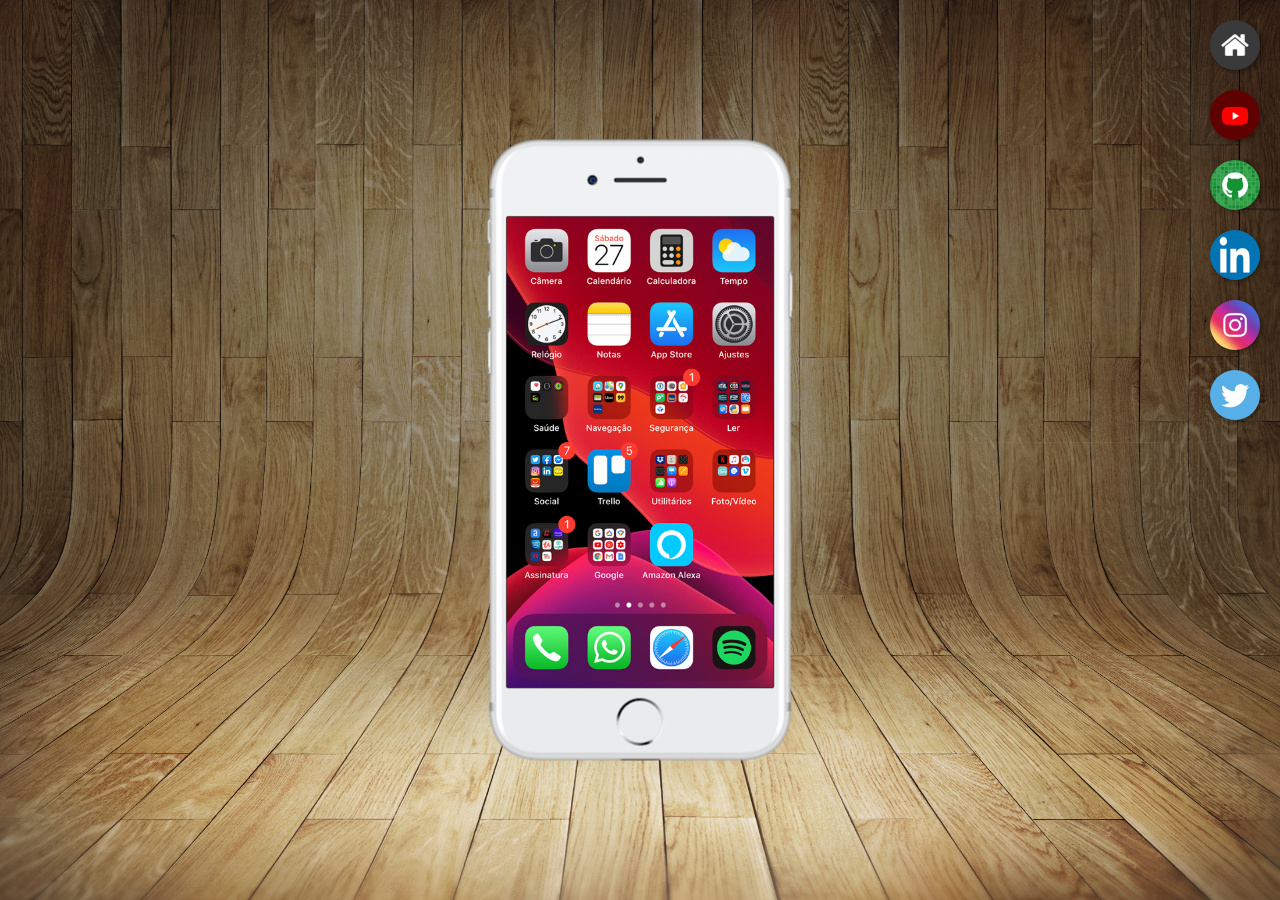
<file: index.html>
<!DOCTYPE html>
<html lang="pt-br">
<head>
    <meta charset="UTF-8">
    <meta http-equiv="X-UA-Compatible" content="IE=edge">
    <meta name="viewport" content="width=device-width, initial-scale=1.0">
    <link rel="shortcut icon" href="favicon.ico" type="image/x-icon">
    <link rel="stylesheet" href="estilos/style.css">    
    <title>Projeto Redes Sociais</title>
</head> 
<body>
    <main>
        <section id="telefone">
            <iframe src="home.html" frameborder="0" name="tela" id="tela">
                <p>Seu Navegador não é compatível com esse recurso.</p>
            </iframe>
        </section>
        <section id="redes-sociais">
            <a href="home.html" target="tela"><img src="imagens/logo-home.jpg" alt="home"></a>
            <a href="youtube.html" target="tela"><img src="imagens/logo-youtube.jpg" alt="youtube"></a>
            <a href="github.html" target="tela"><img src="imagens/logo-github.jpg" alt="github"></a>
            <a href="linkedin.html" target="tela"><img src="imagens/logo-linkedin.jpg" alt="facebook"><a>
            <a href="instagram.html" target="tela"><img src="imagens/logo-instagram.jpg" alt="instagram"></a>
            <a href="twitter.html" target="tela"><img src="imagens/logo-twitter.jpg" alt="twitter"></a>
        </section>
    </main>
</body>
</html>
</file>
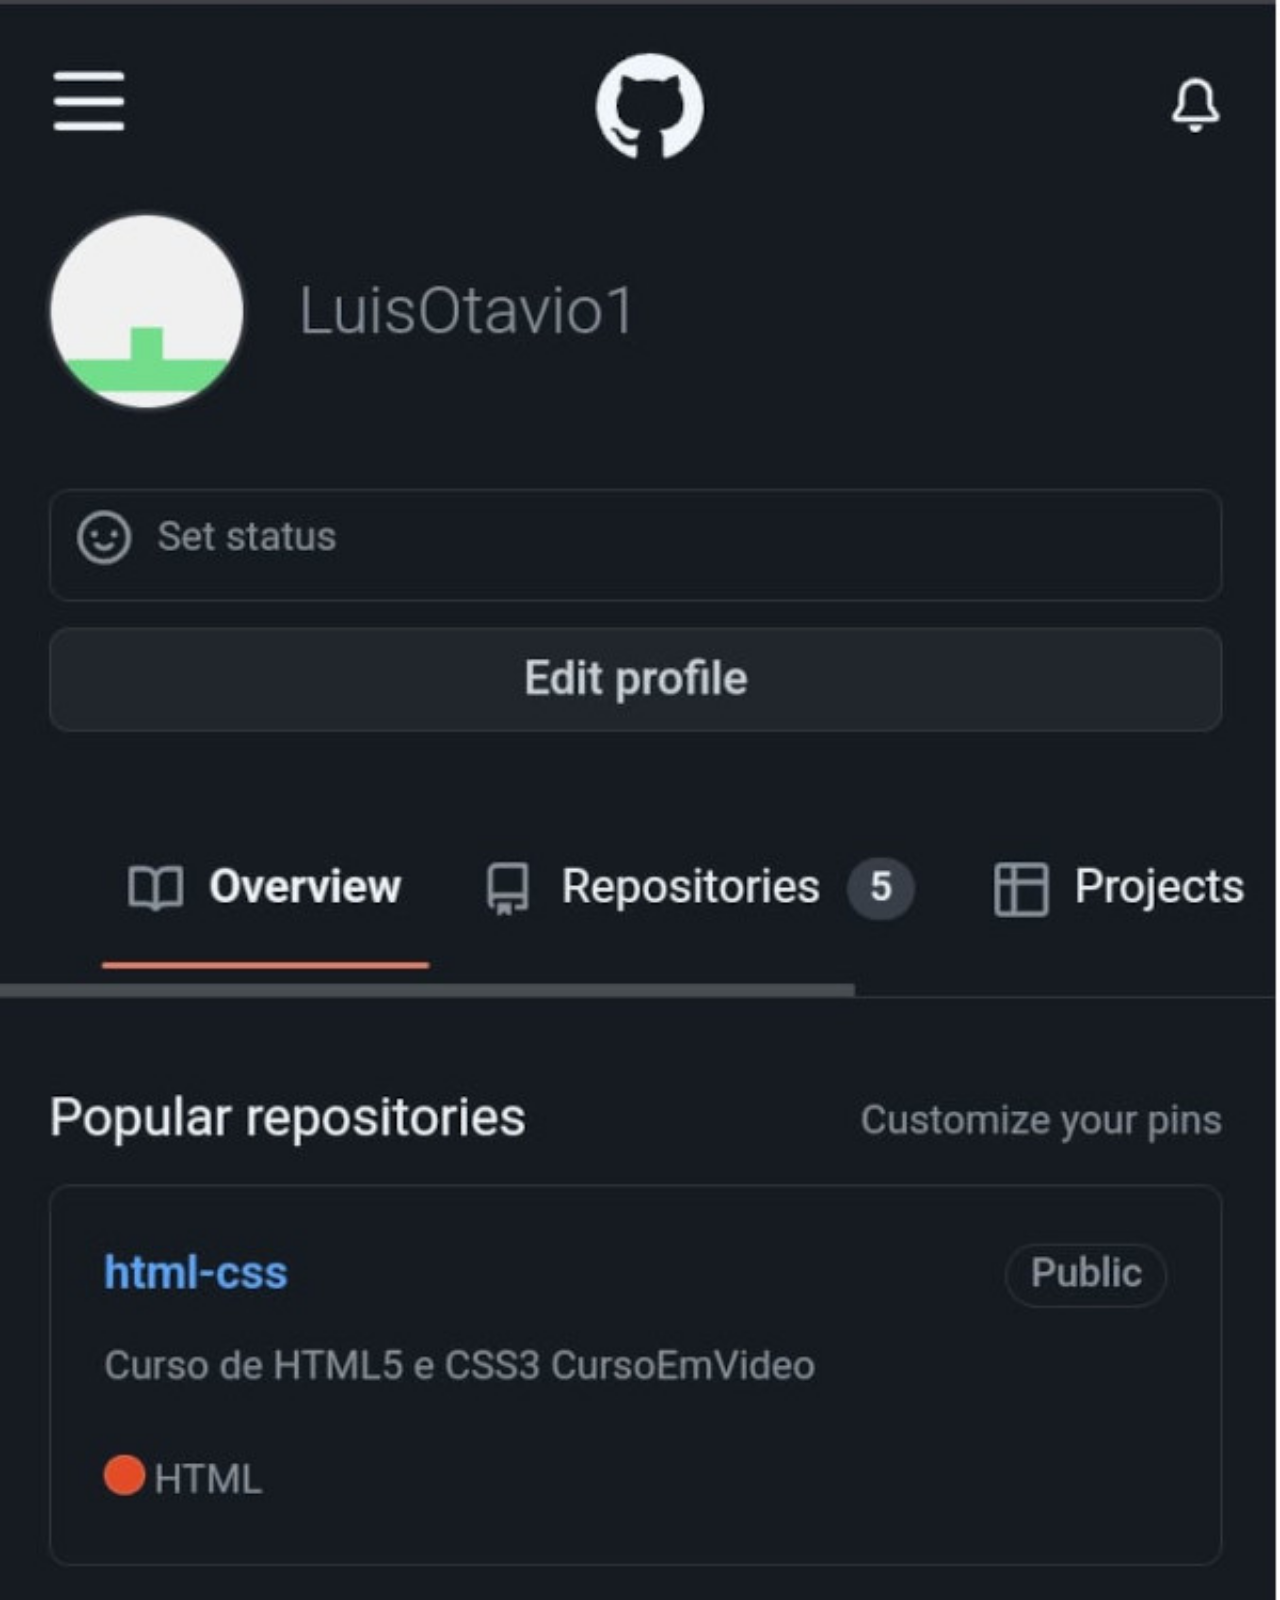
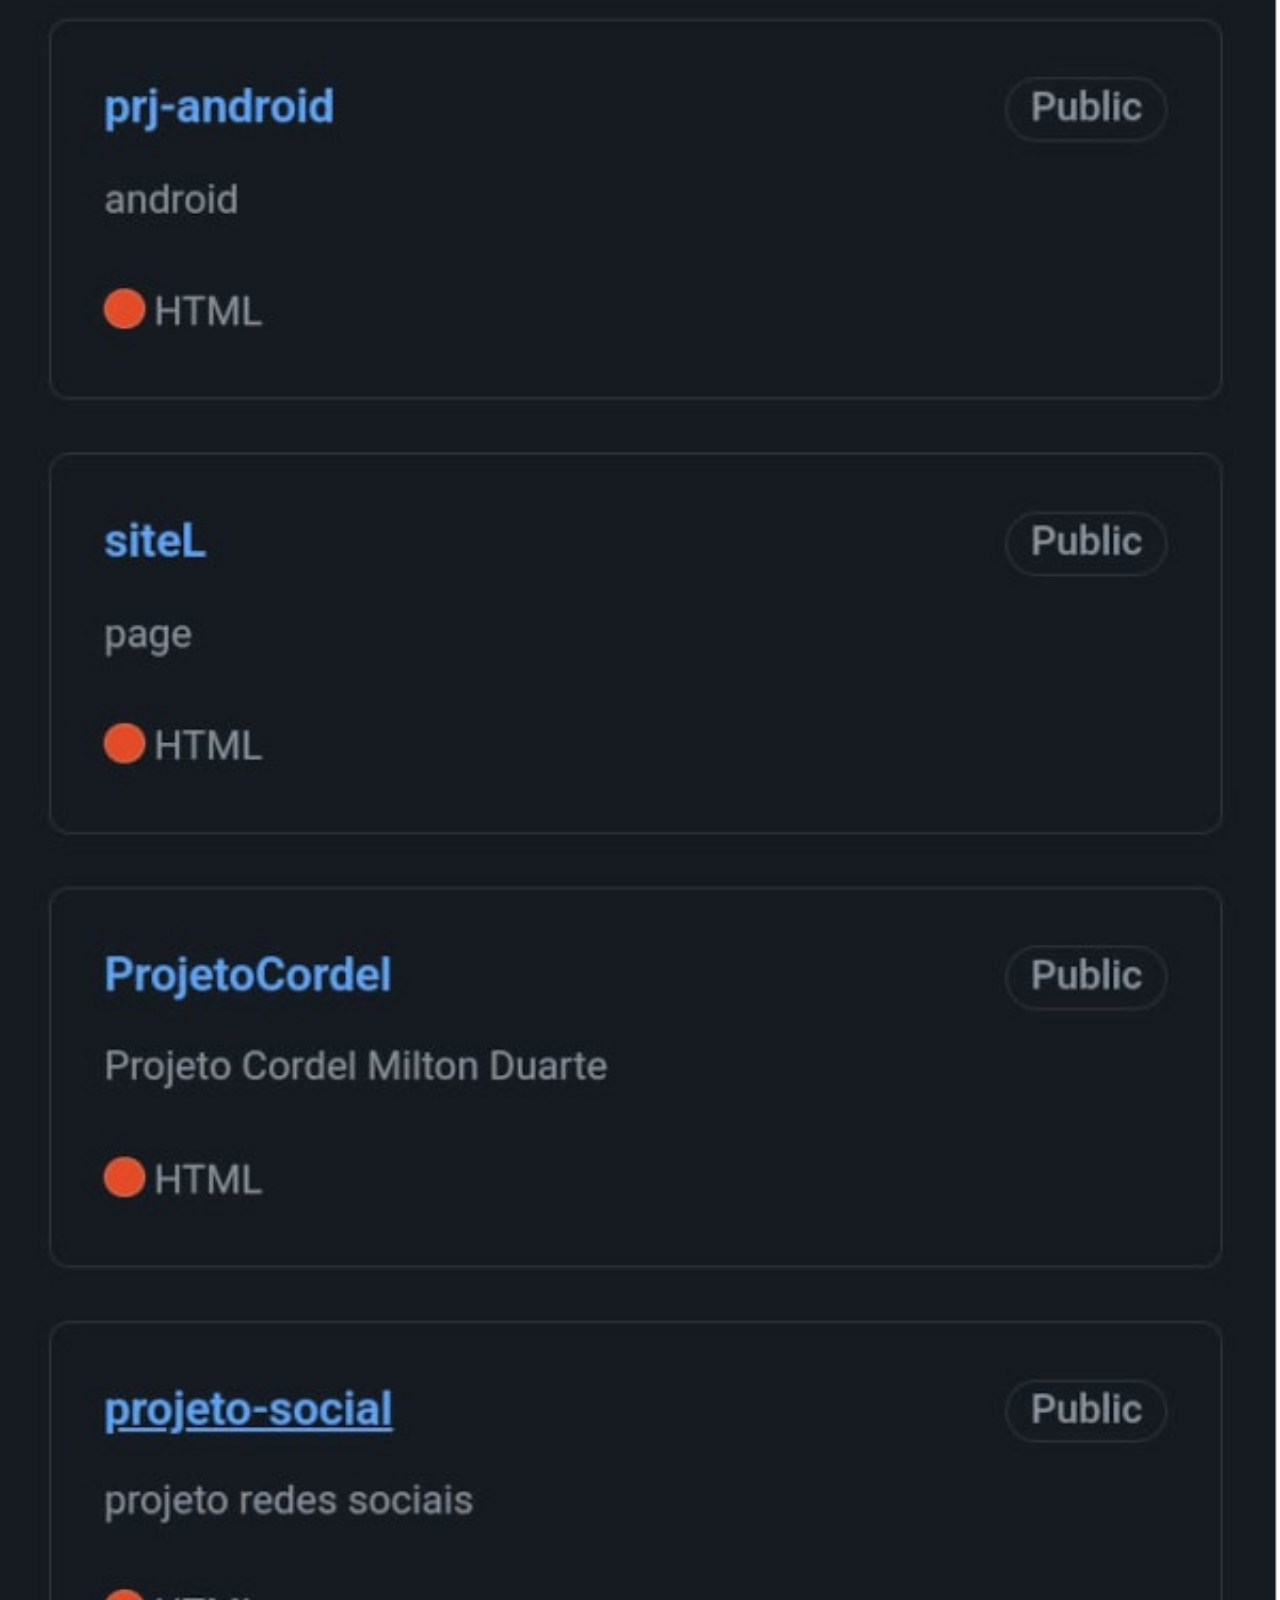
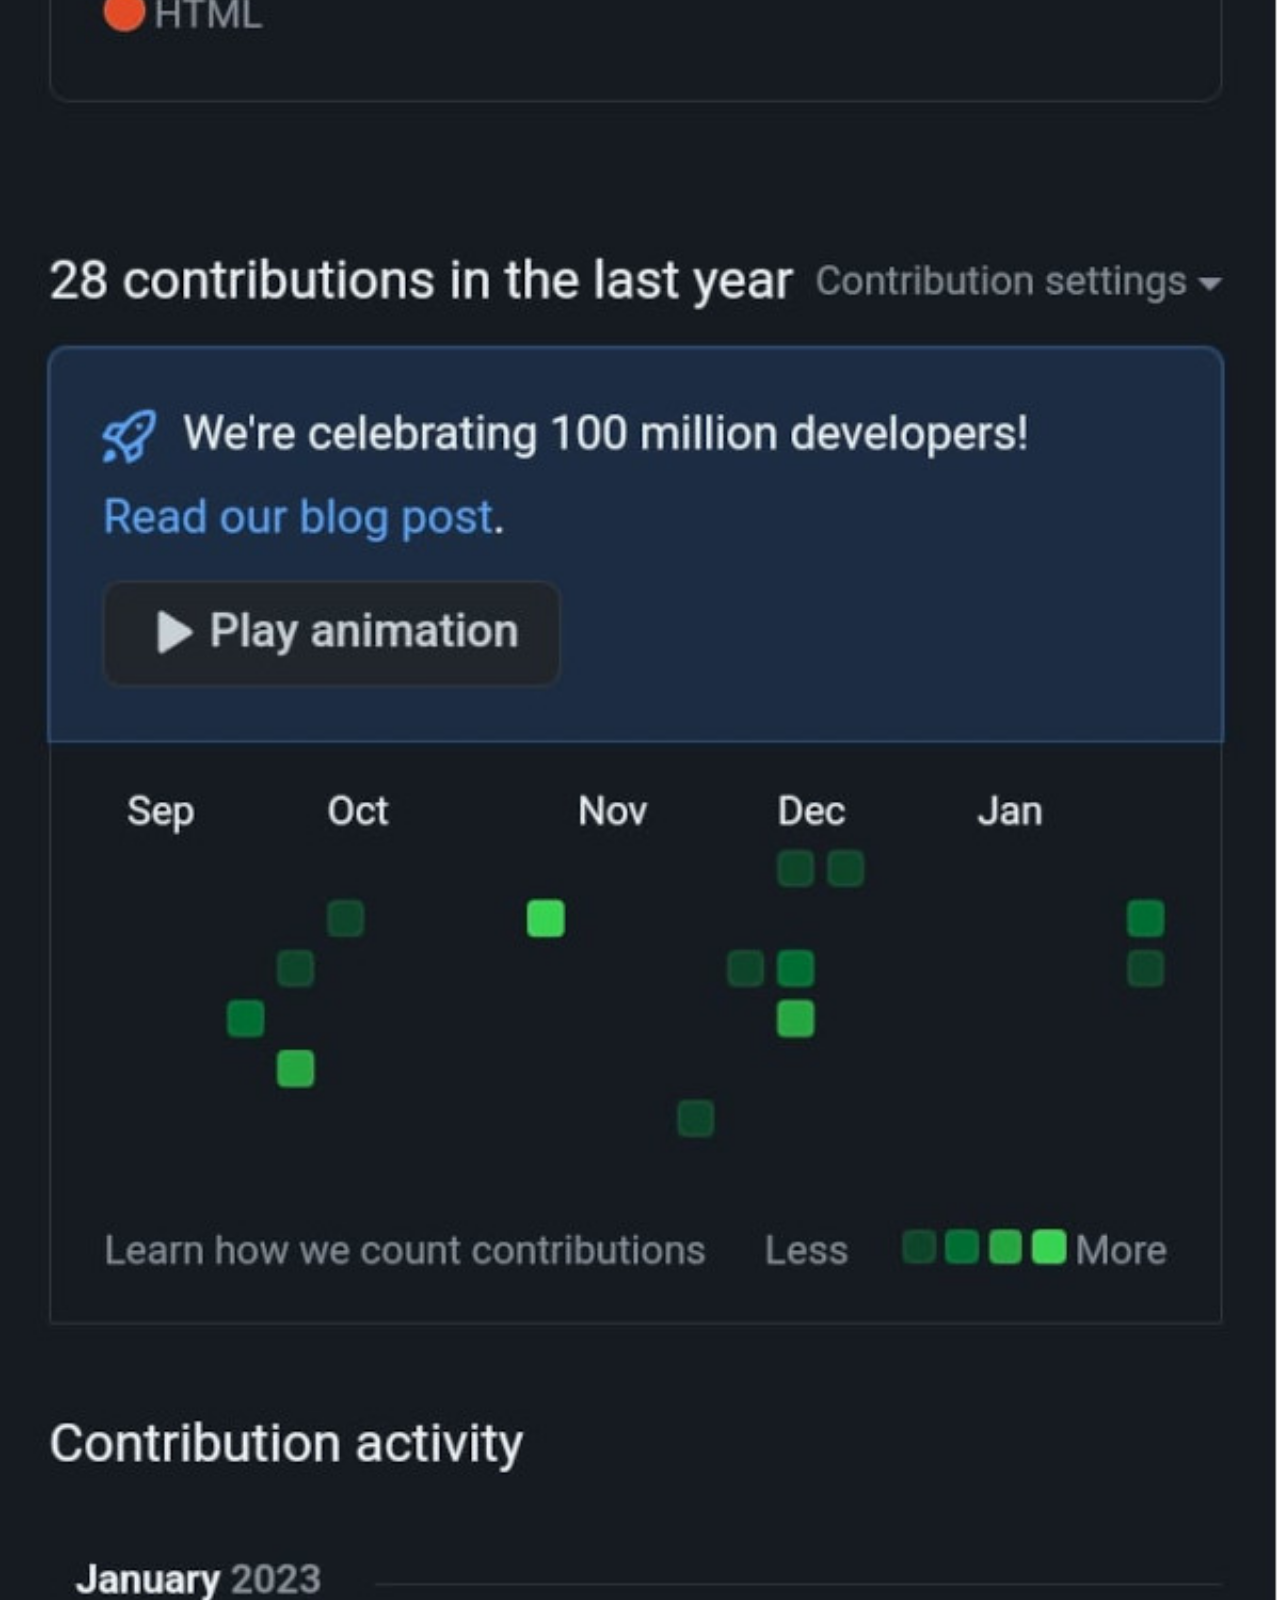
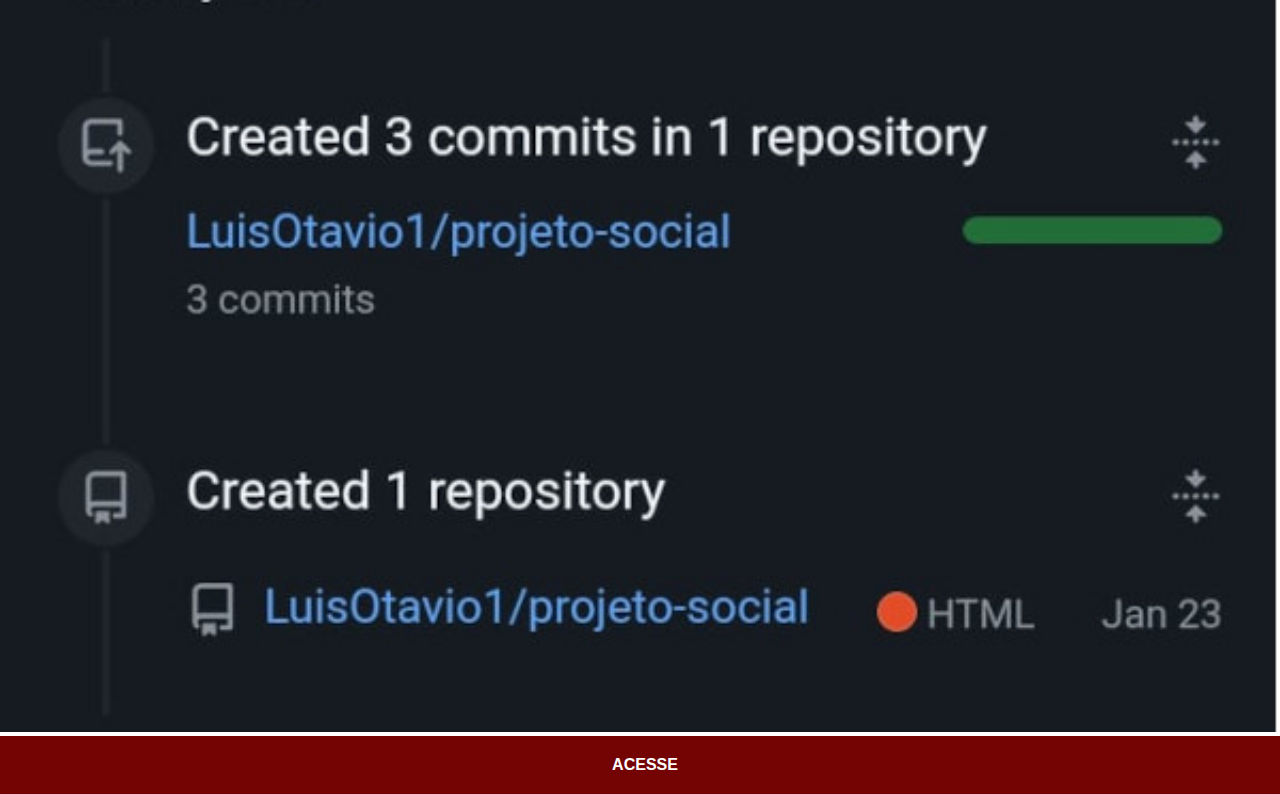
<file: github.html>
<!DOCTYPE html>
<html lang="pt-br">
<head>
    <meta charset="UTF-8">
    <meta http-equiv="X-UA-Compatible" content="IE=edge">
    <meta name="viewport" content="width=device-width, initial-scale=1.0">
    <link rel="stylesheet" href="estilos/social.css">
    <title>GitHub</title>
</head>
<body>
    <img src="imagens/tela-github.jpg" alt="github">
    <a href="https://github.com/gustavoguanabara" target="_blank">ACESSE</a>
</body>
</html>
</file>
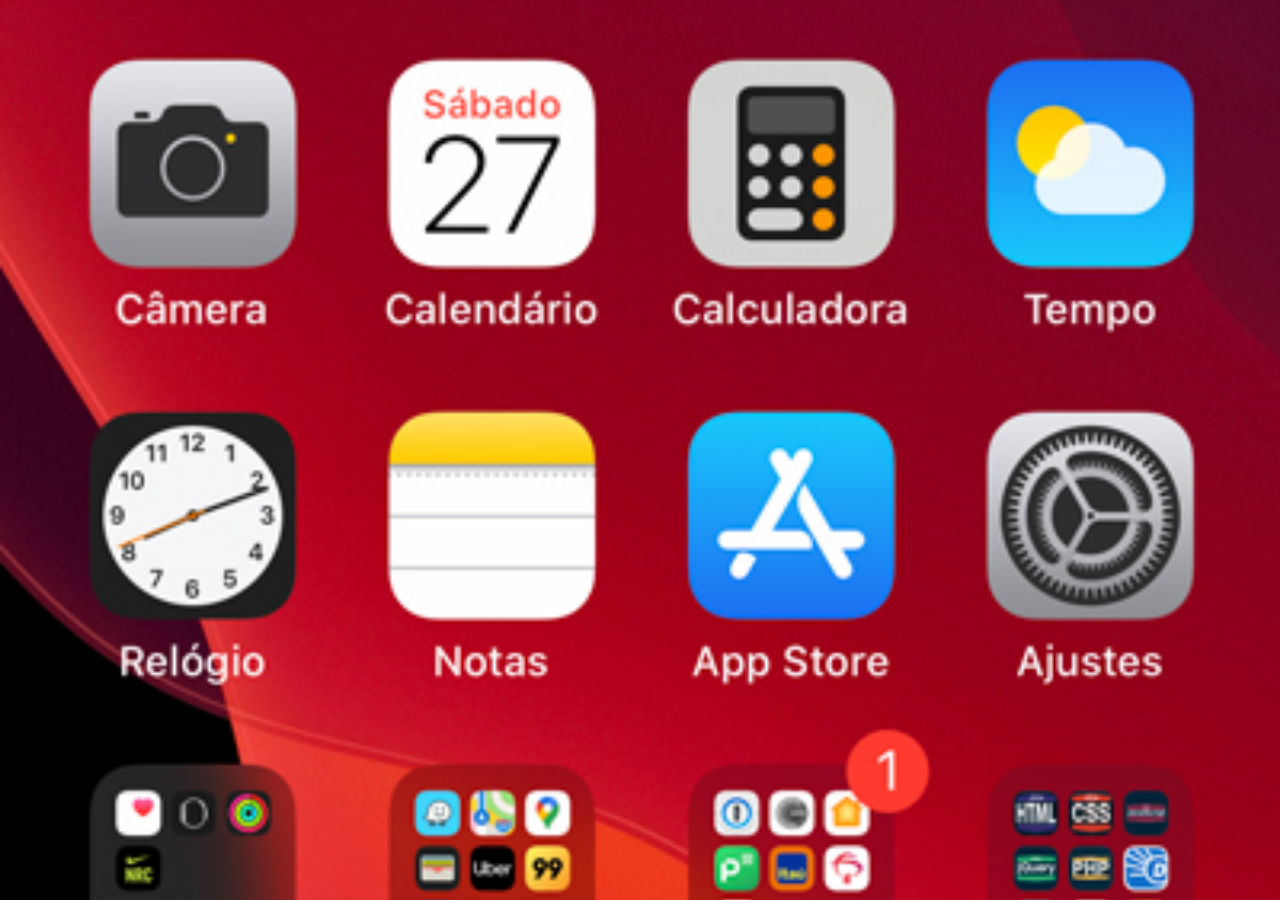
<file: home.html>
<!DOCTYPE html>
<html lang="pt-br">
<head>
    <meta charset="UTF-8">
    <meta http-equiv="X-UA-Compatible" content="IE=edge">
    <meta name="viewport" content="width=device-width, initial-scale=1.0">
    <title>Home</title>
</head>
<style>
    * {
        margin: 0px;
        padding: 0px;
    }
    body {
        height: 100vh;
        width: 100vw;
        background: black url('imagens/tela-home.jpg') no-repeat top center;
        background-size: cover;
    }
</style>
<body>
    
</body>
</html>
</file>
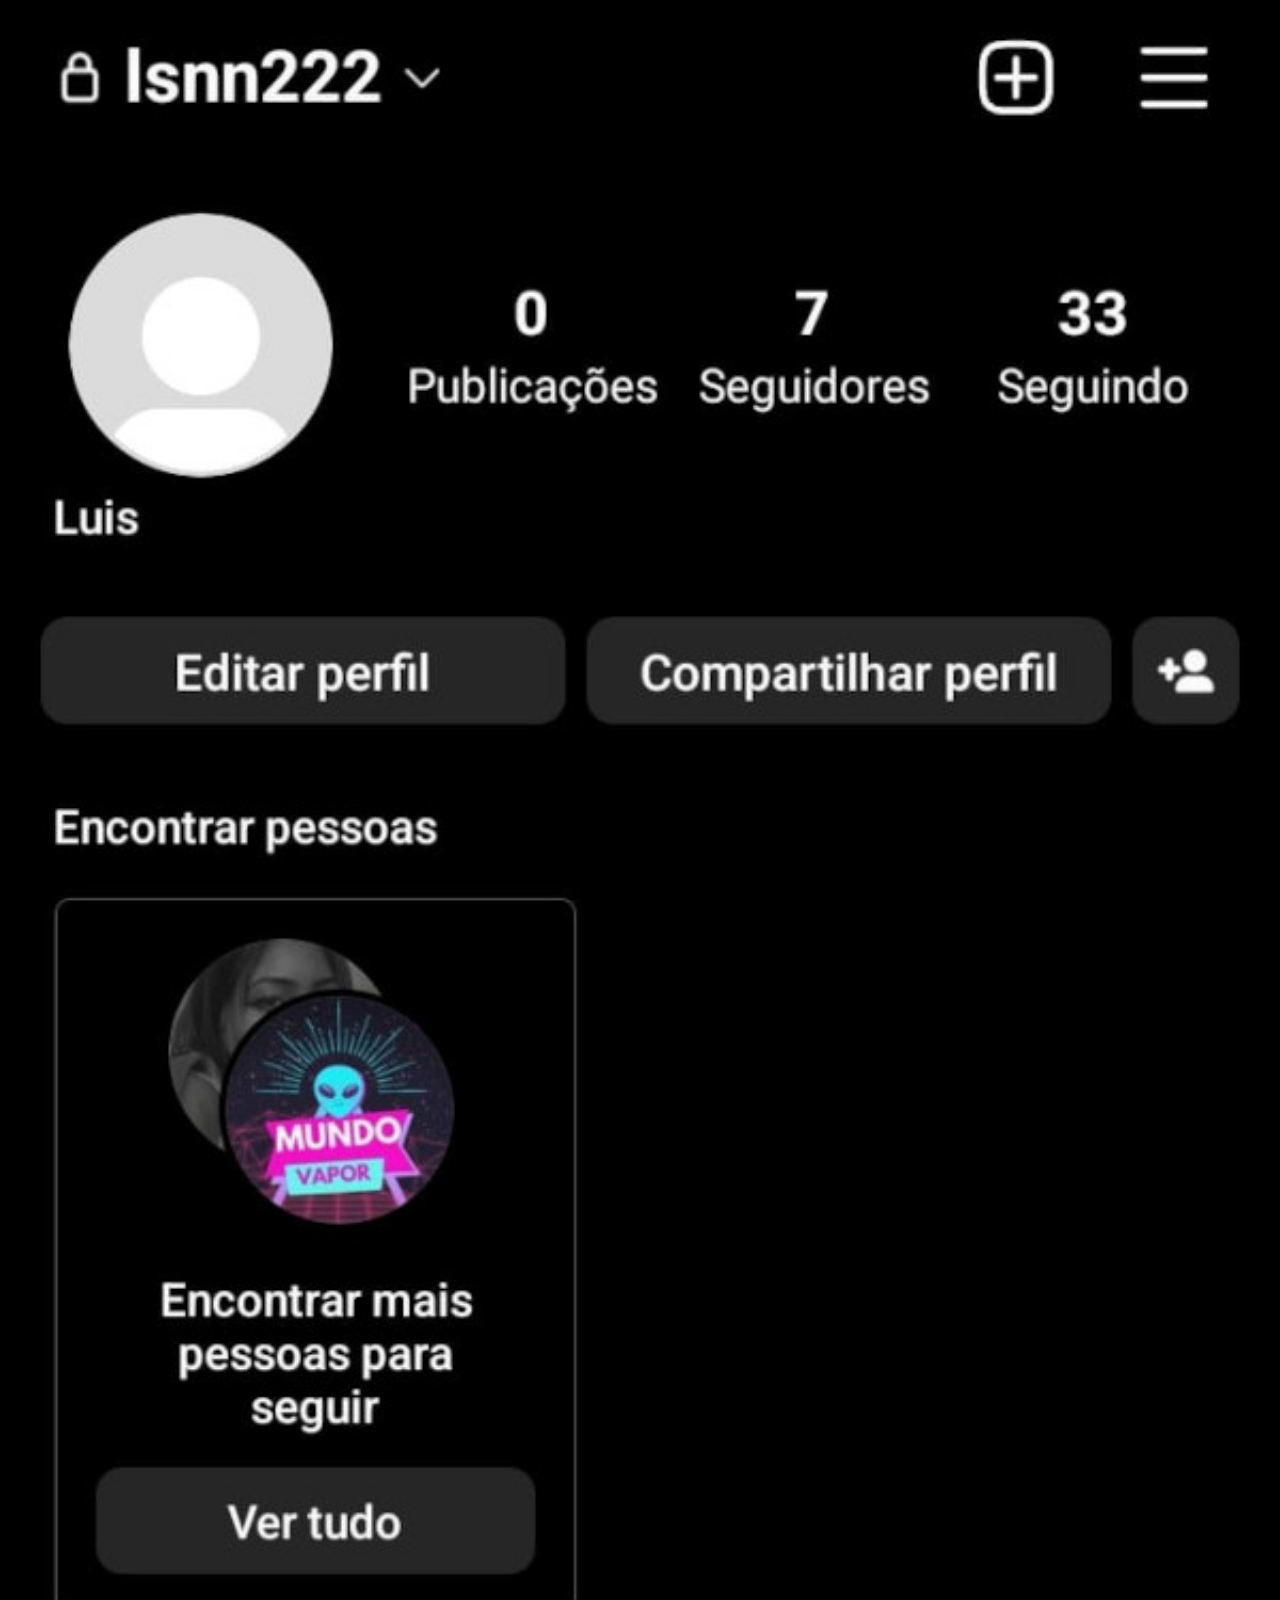
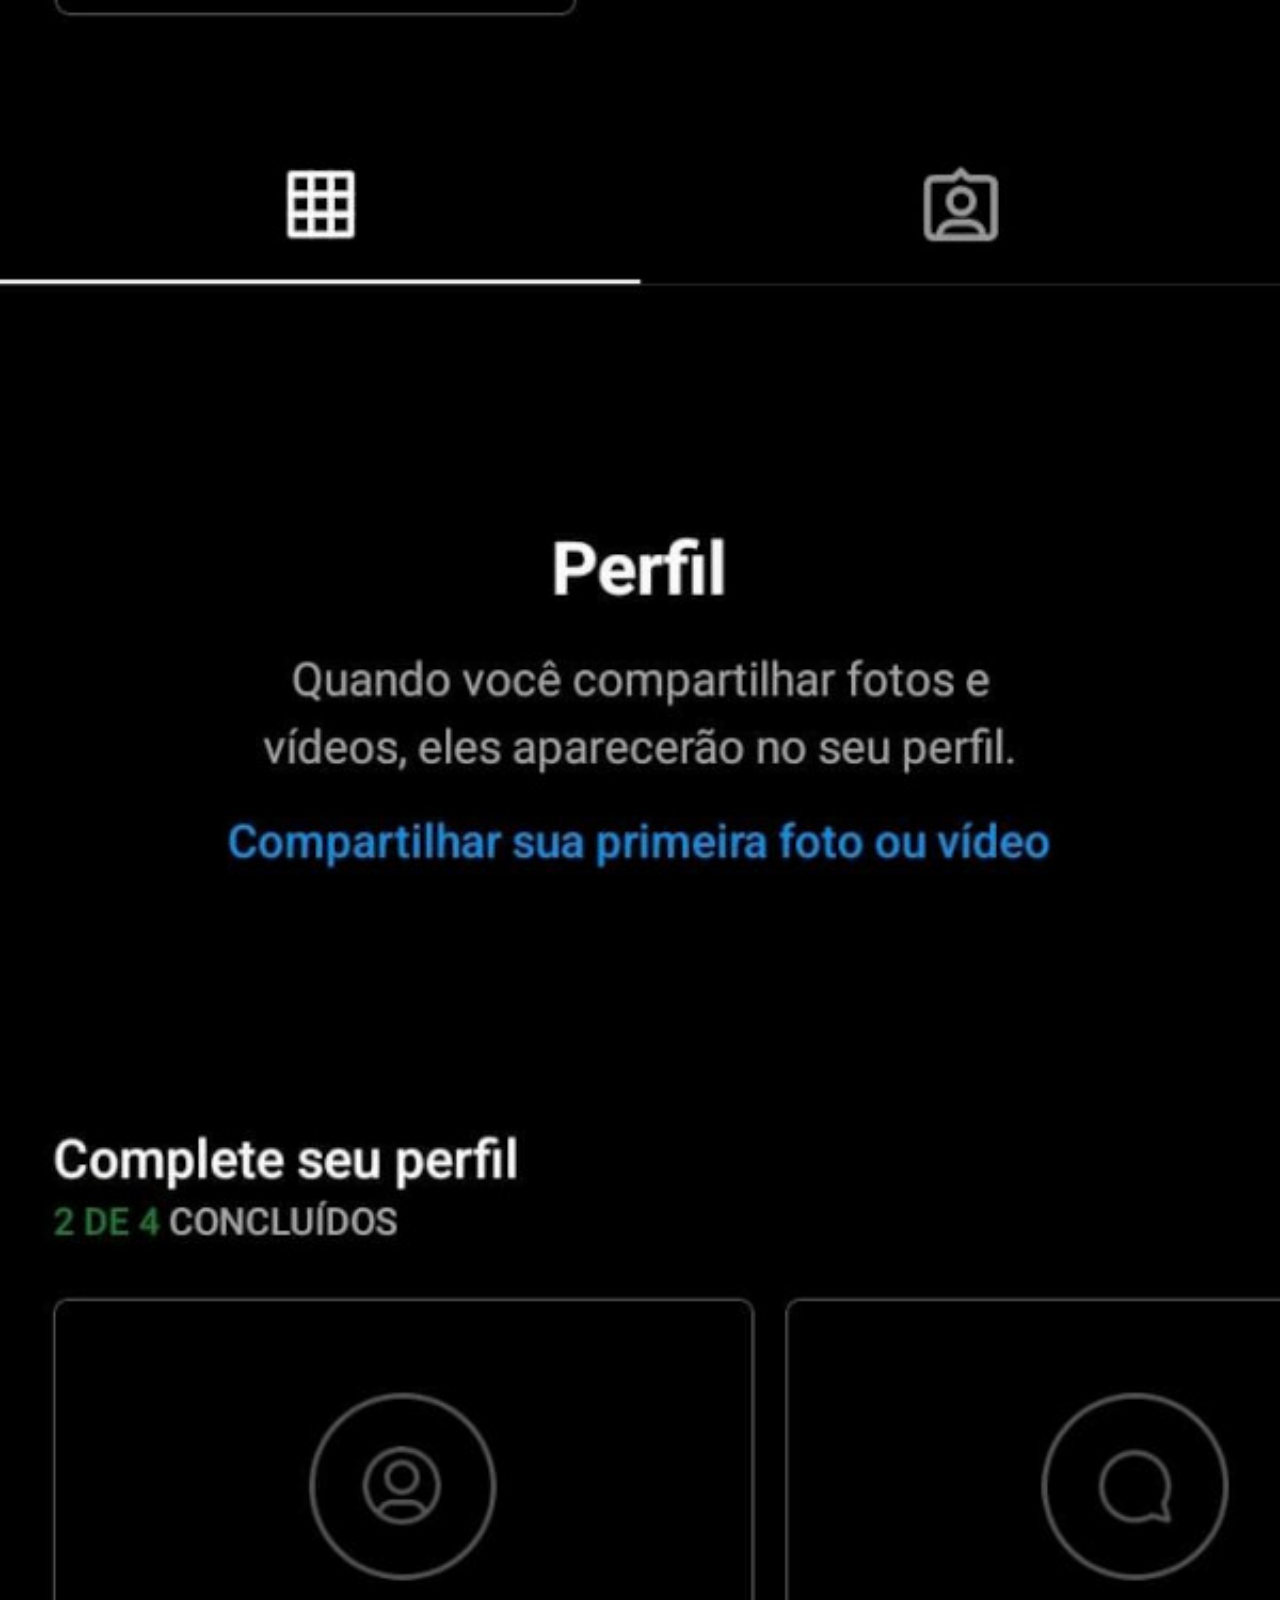
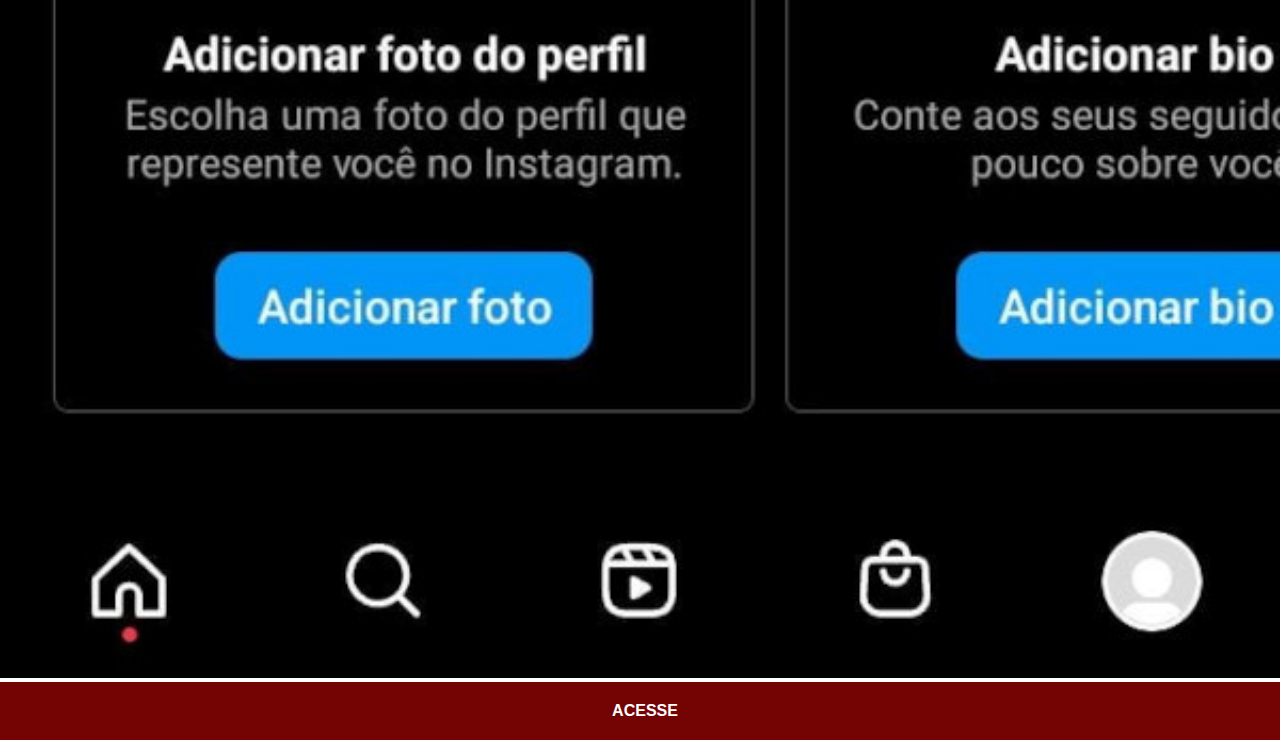
<file: instagram.html>
<!DOCTYPE html>
<html lang="pt-br">
<head>
    <meta charset="UTF-8">
    <meta http-equiv="X-UA-Compatible" content="IE=edge">
    <meta name="viewport" content="width=device-width, initial-scale=1.0">
    <link rel="stylesheet" href="estilos/social.css">
    <title>Instagram</title>
</head>
<body>
    <img src="imagens/tela-instagram.jpg" alt="instagram">
    <a href="https://www.instagram.com/gustavoguanabara/" target="_blank">ACESSE</a>
</body>
</html>
</file>
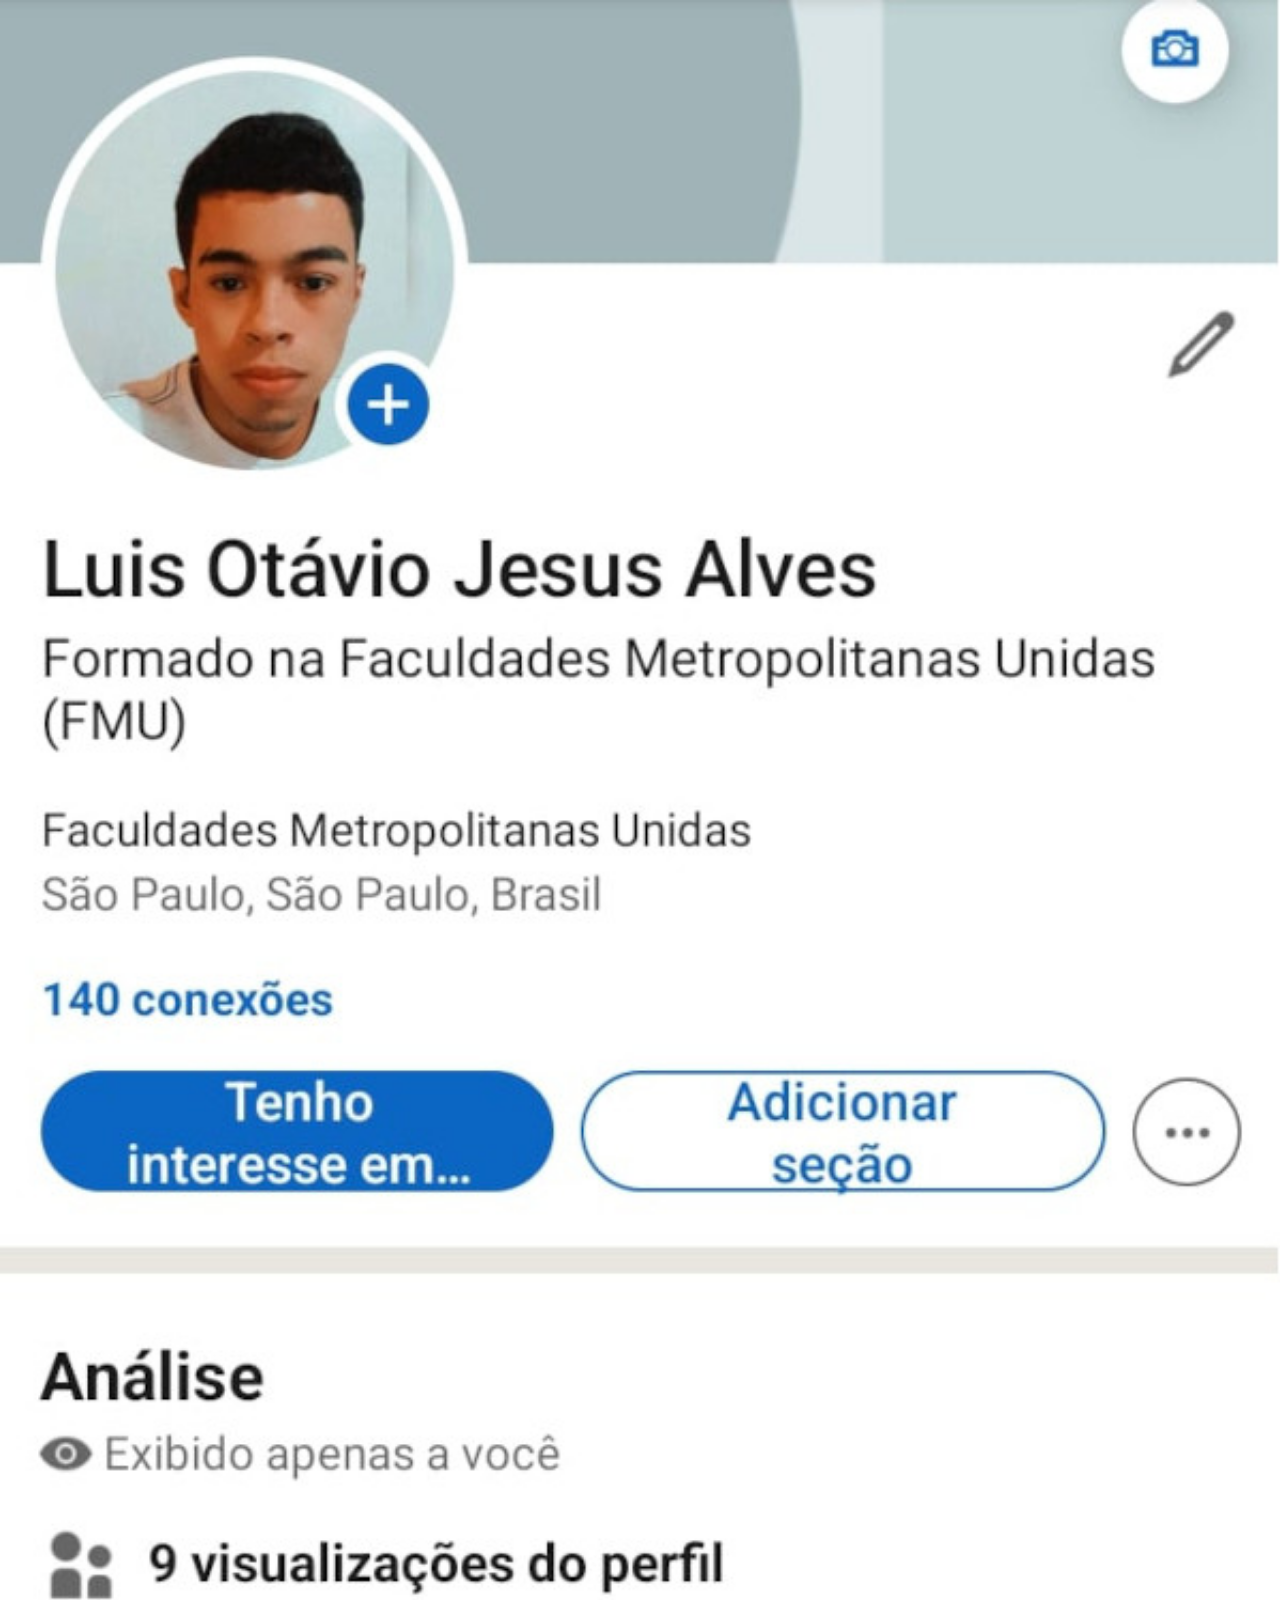
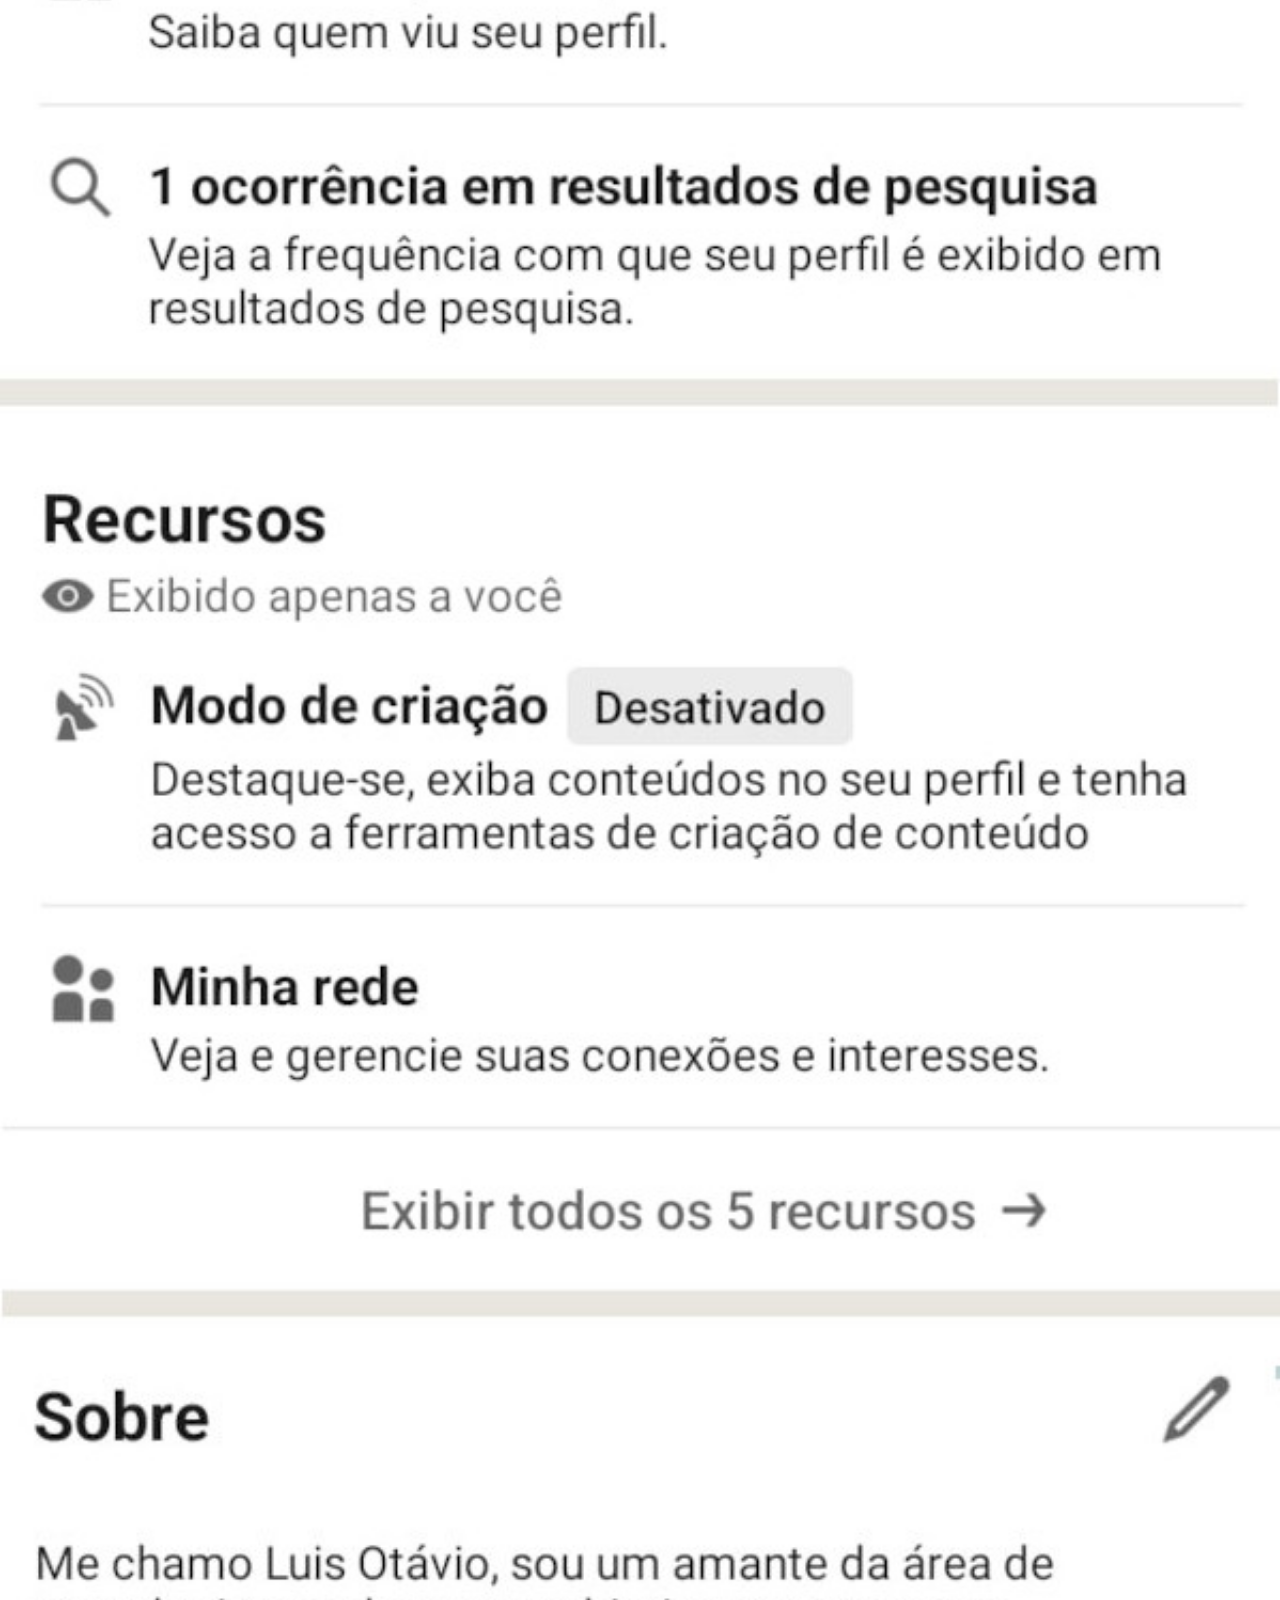
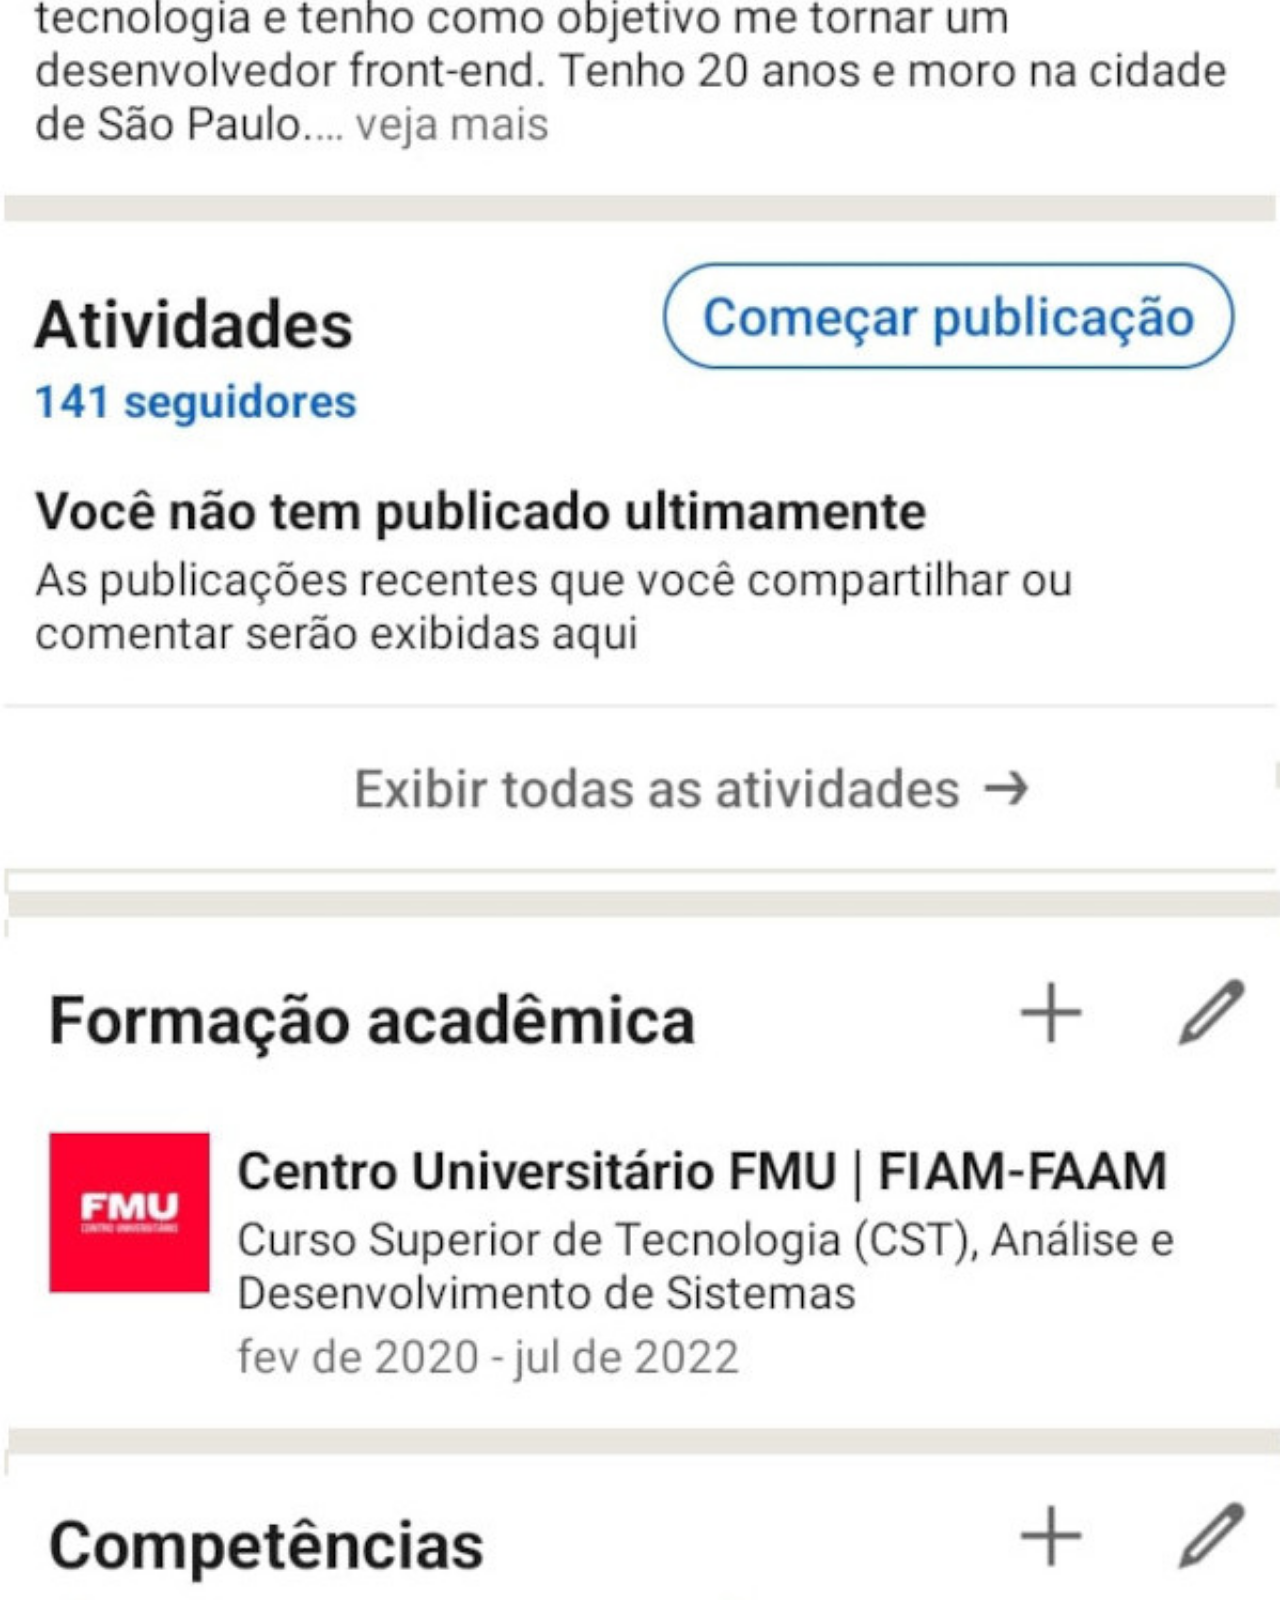
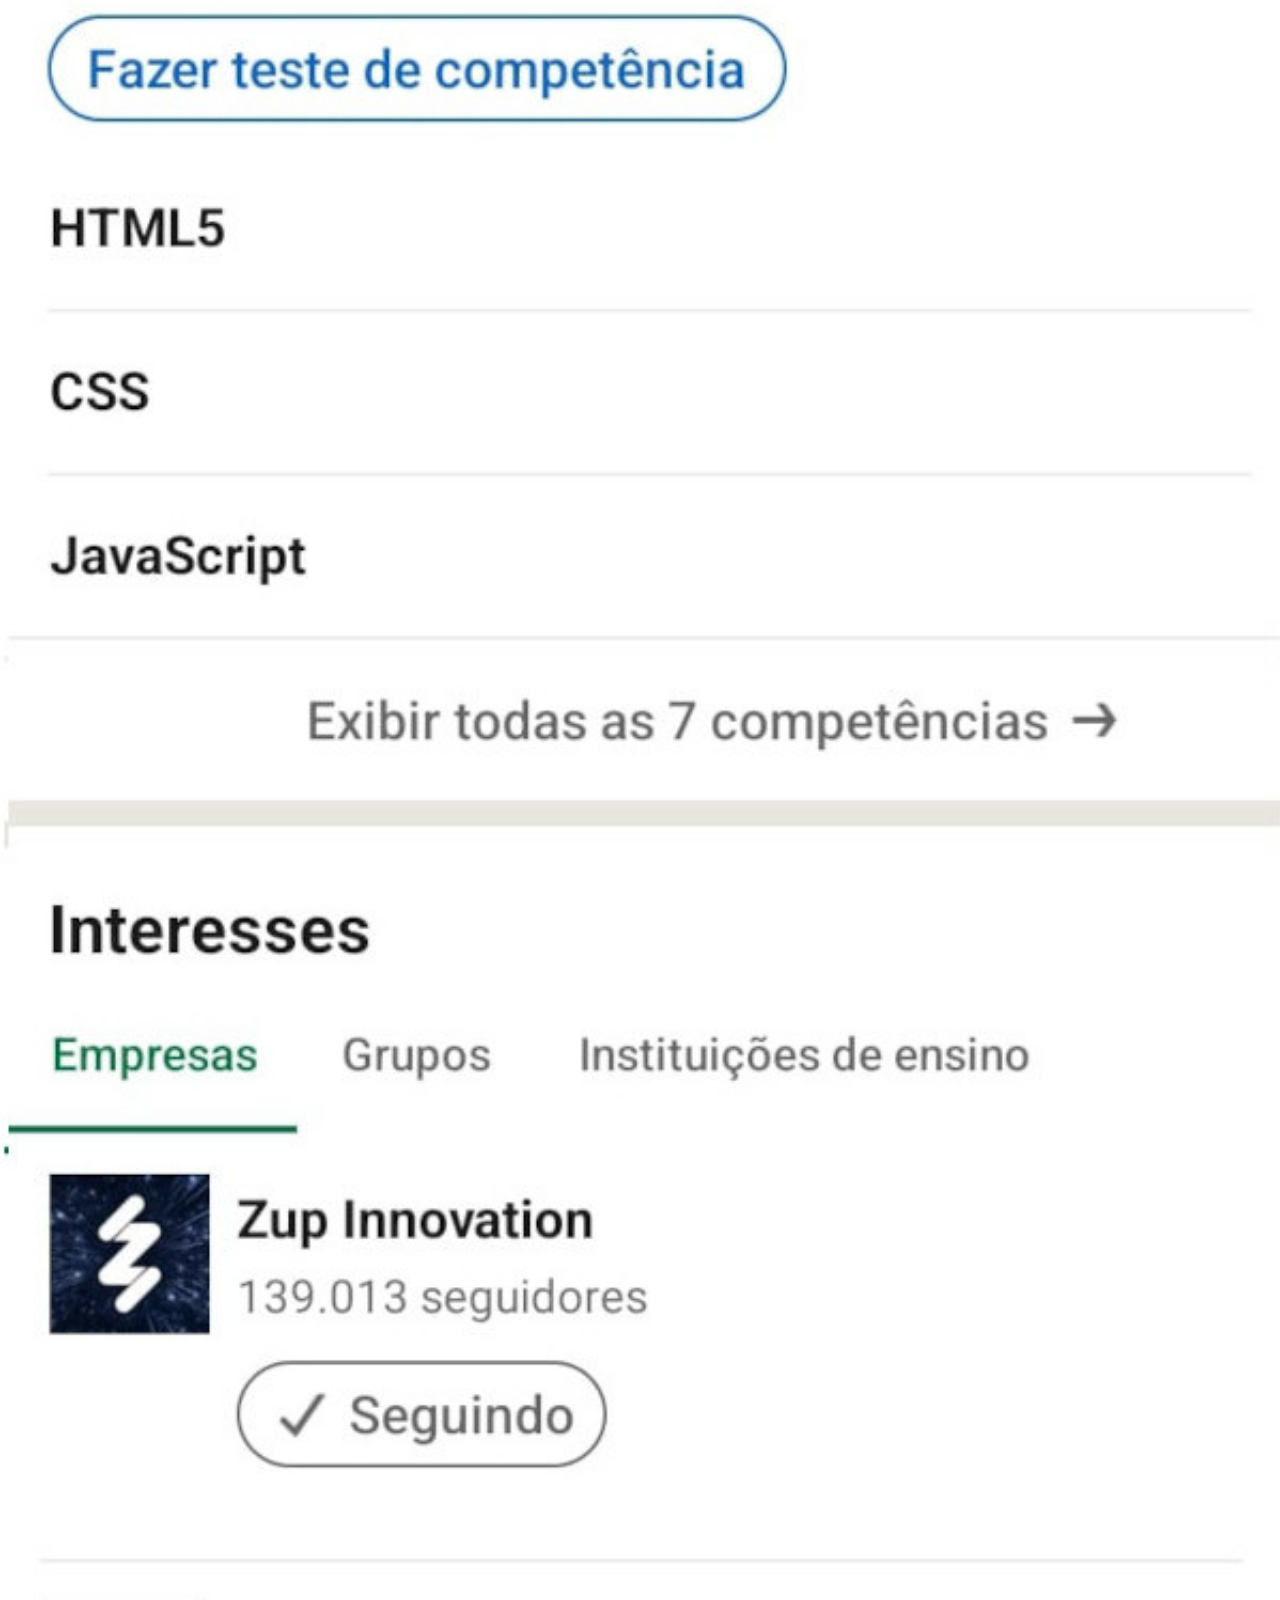
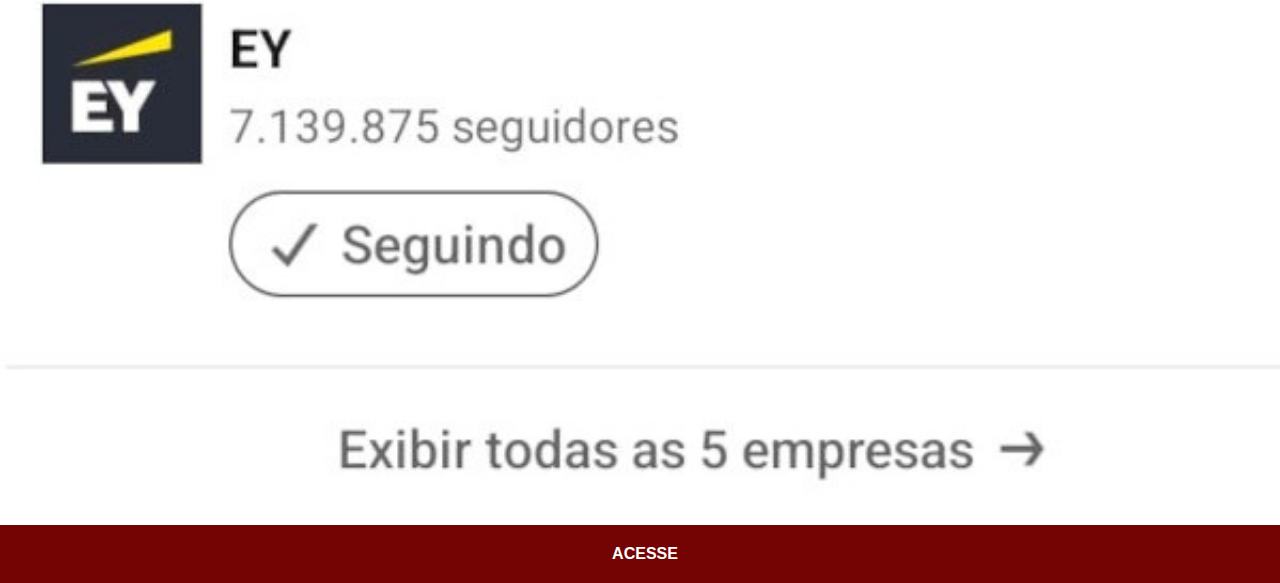
<file: linkedin.html>
<!DOCTYPE html>
<html lang="pt-br">
<head>
    <meta charset="UTF-8">
    <meta http-equiv="X-UA-Compatible" content="IE=edge">
    <meta name="viewport" content="width=device-width, initial-scale=1.0">
    <link rel="stylesheet" href="estilos/social.css">
    <title>LinkedIn</title>
</head>
<body>
    <img src="imagens/tela-linkedin.jpg" alt="linkedin">
    <a href="https://www.facebook.com/gustavoguanabara" target="_blank">ACESSE</a>
</body>
</html>
</file>
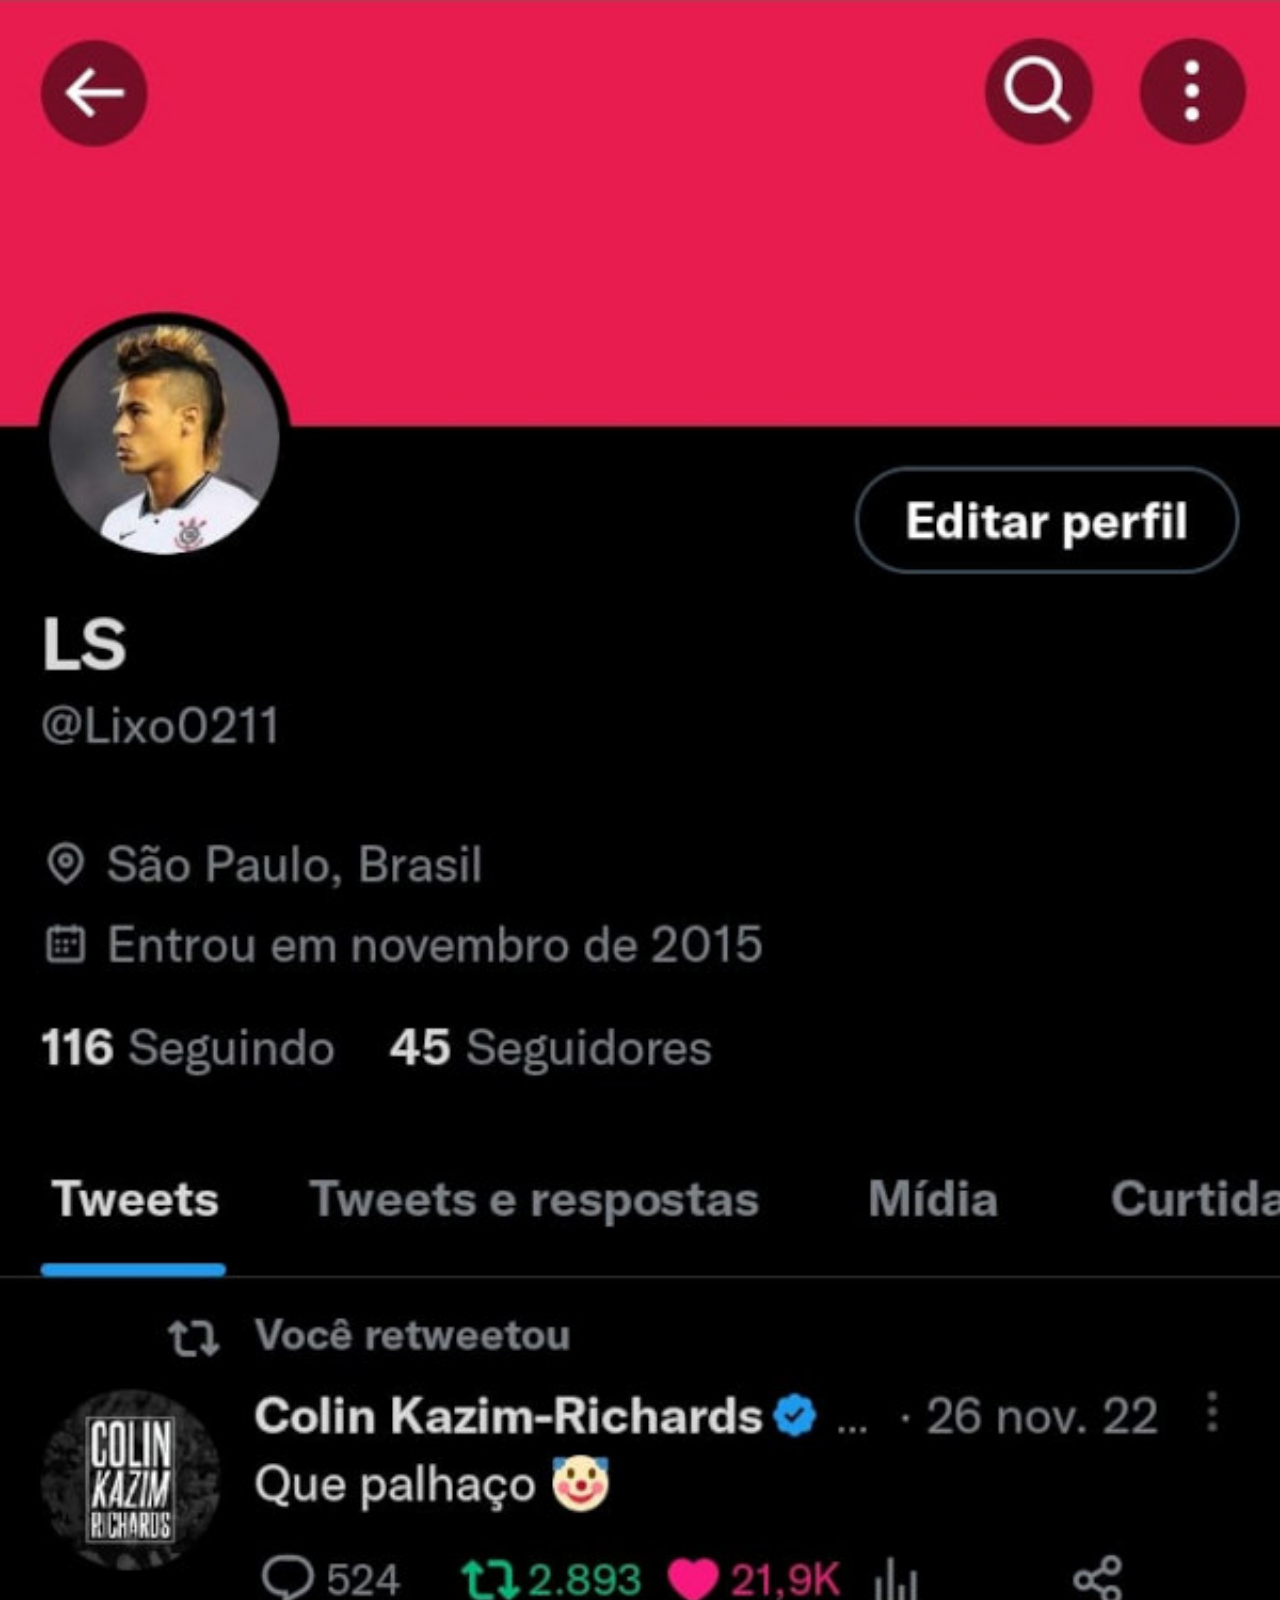
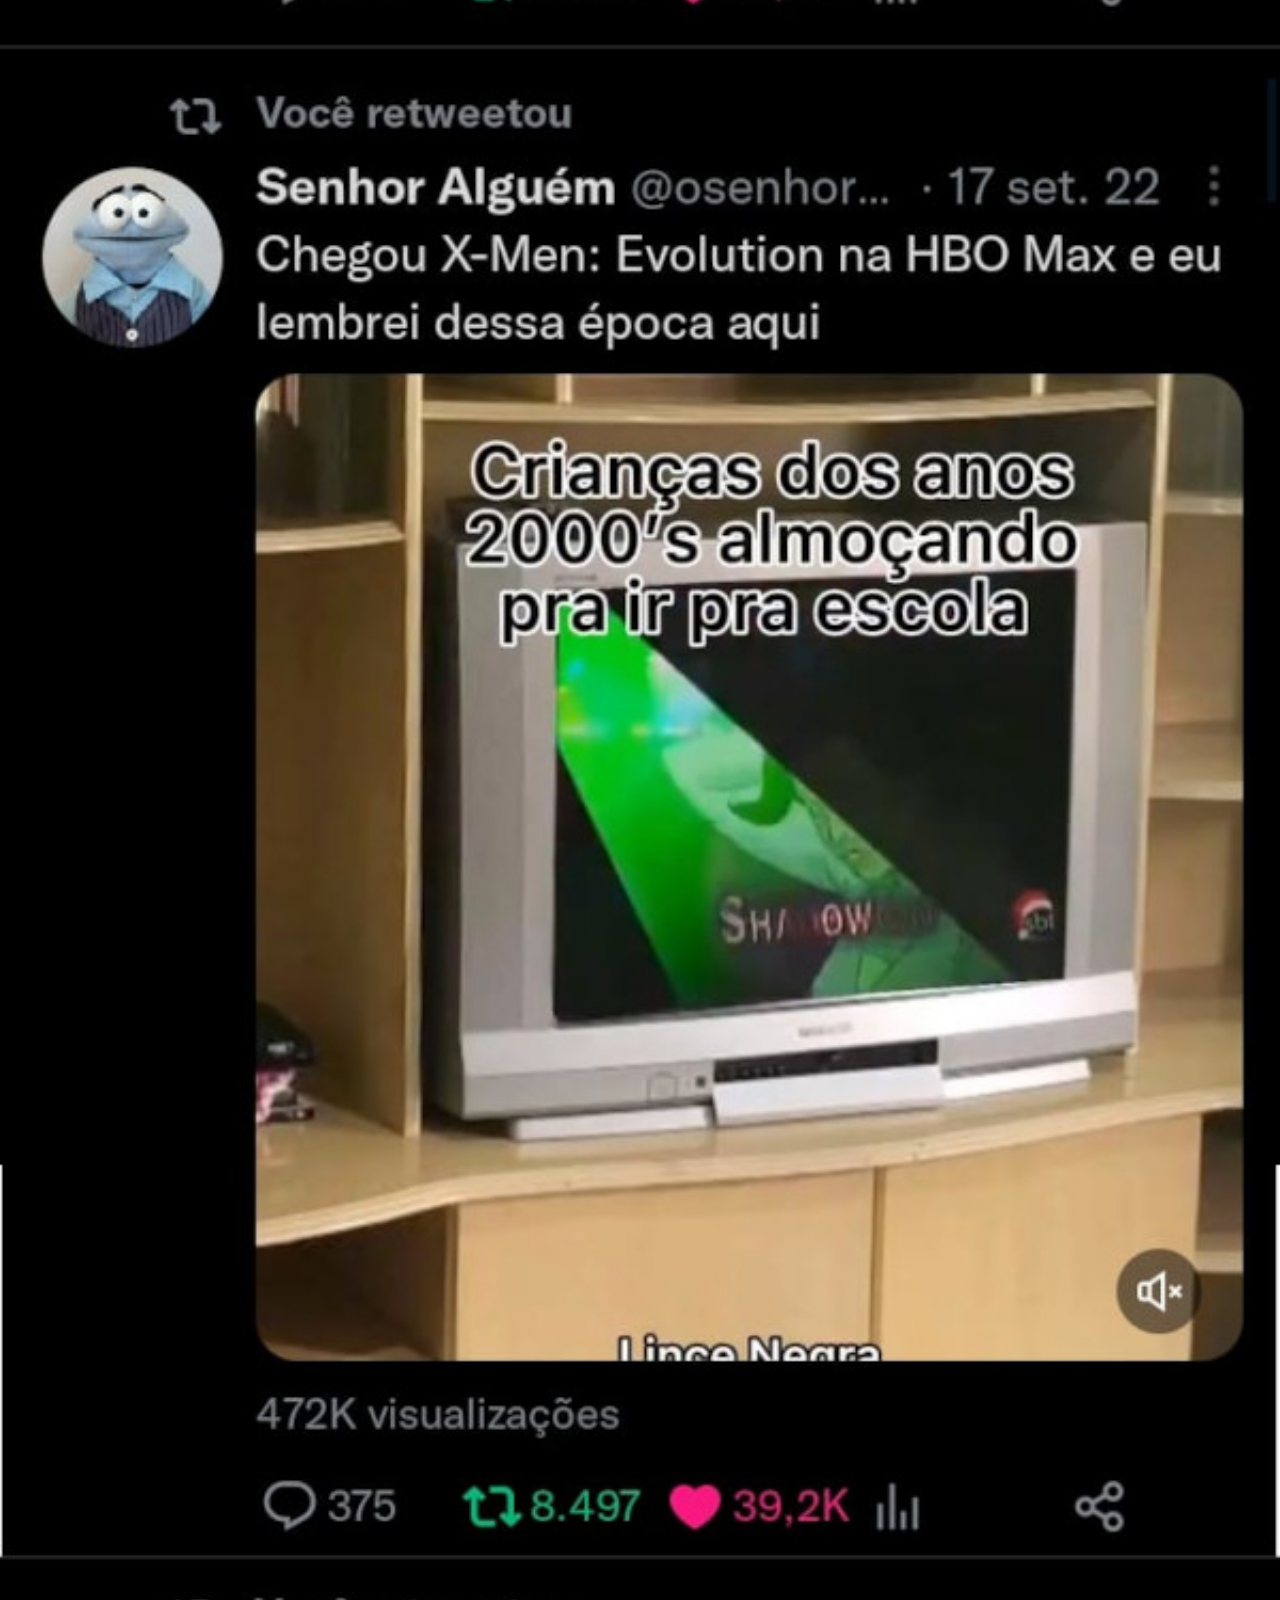
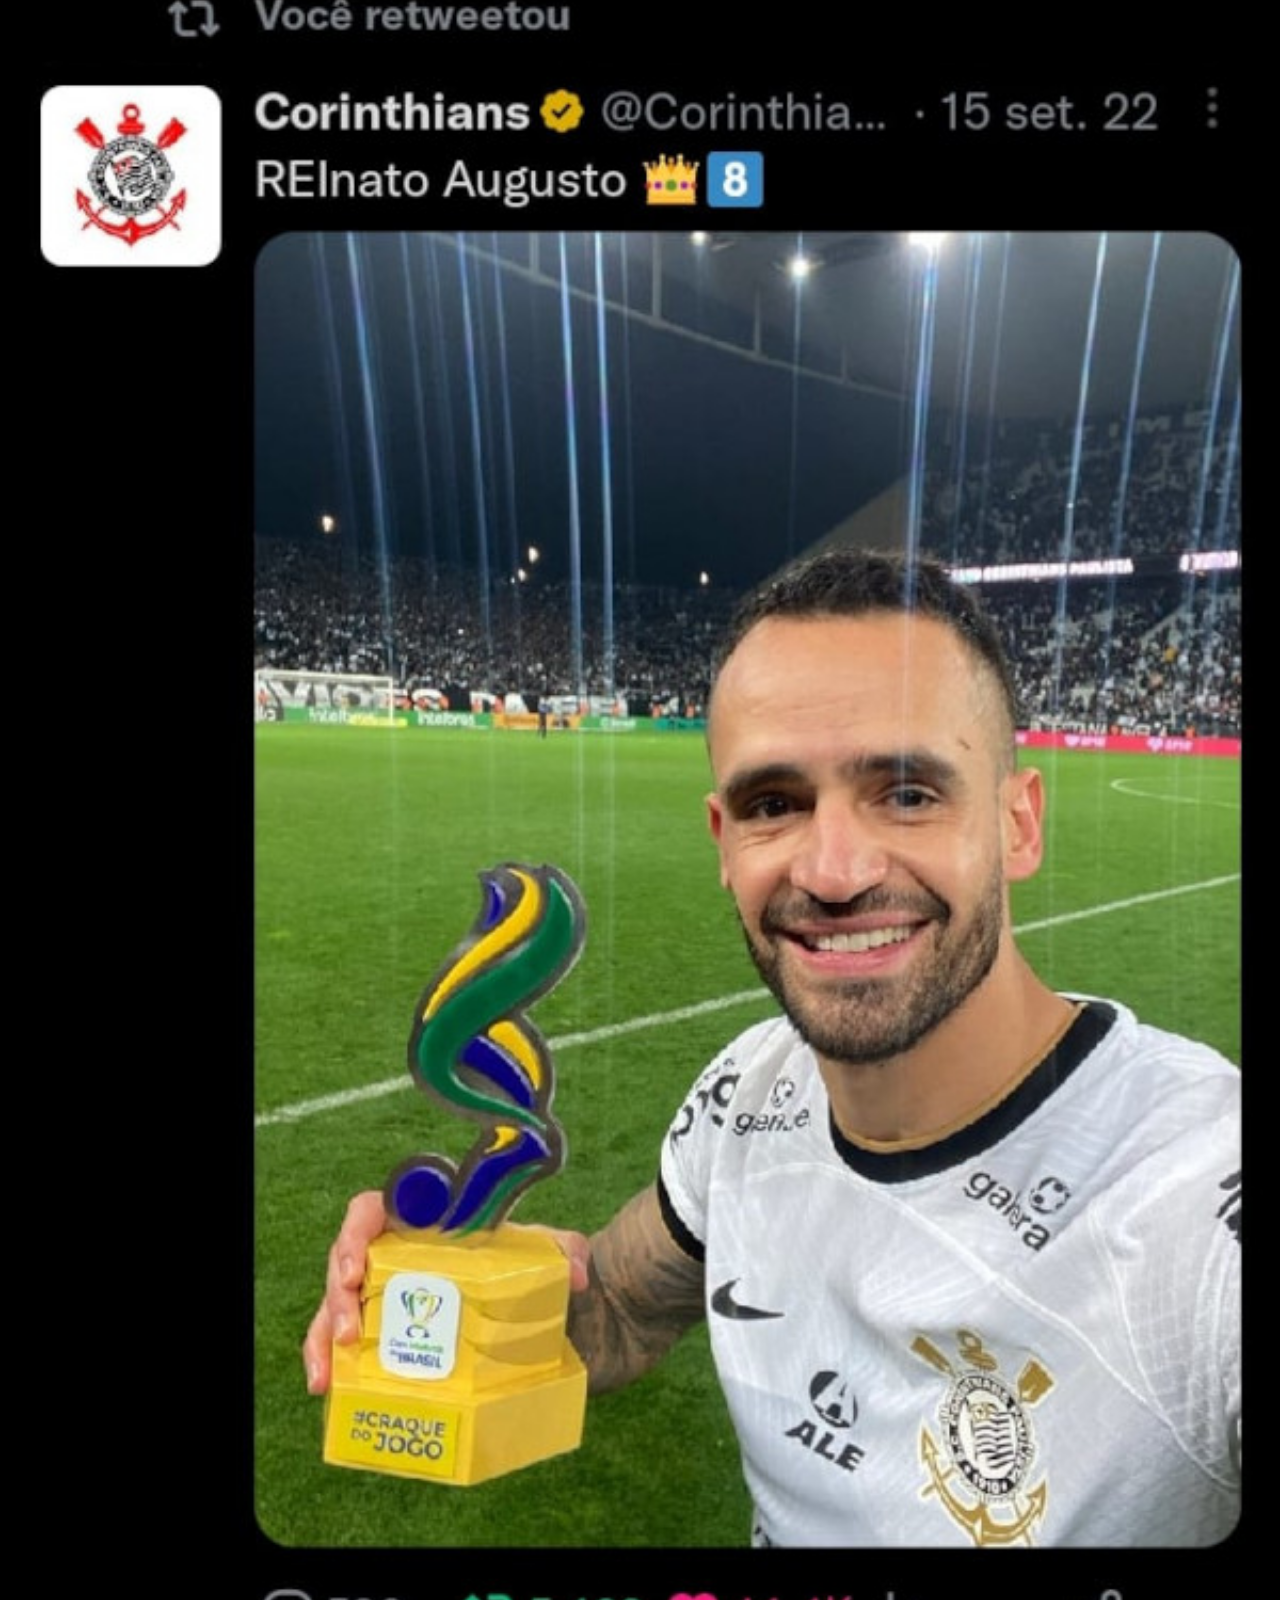
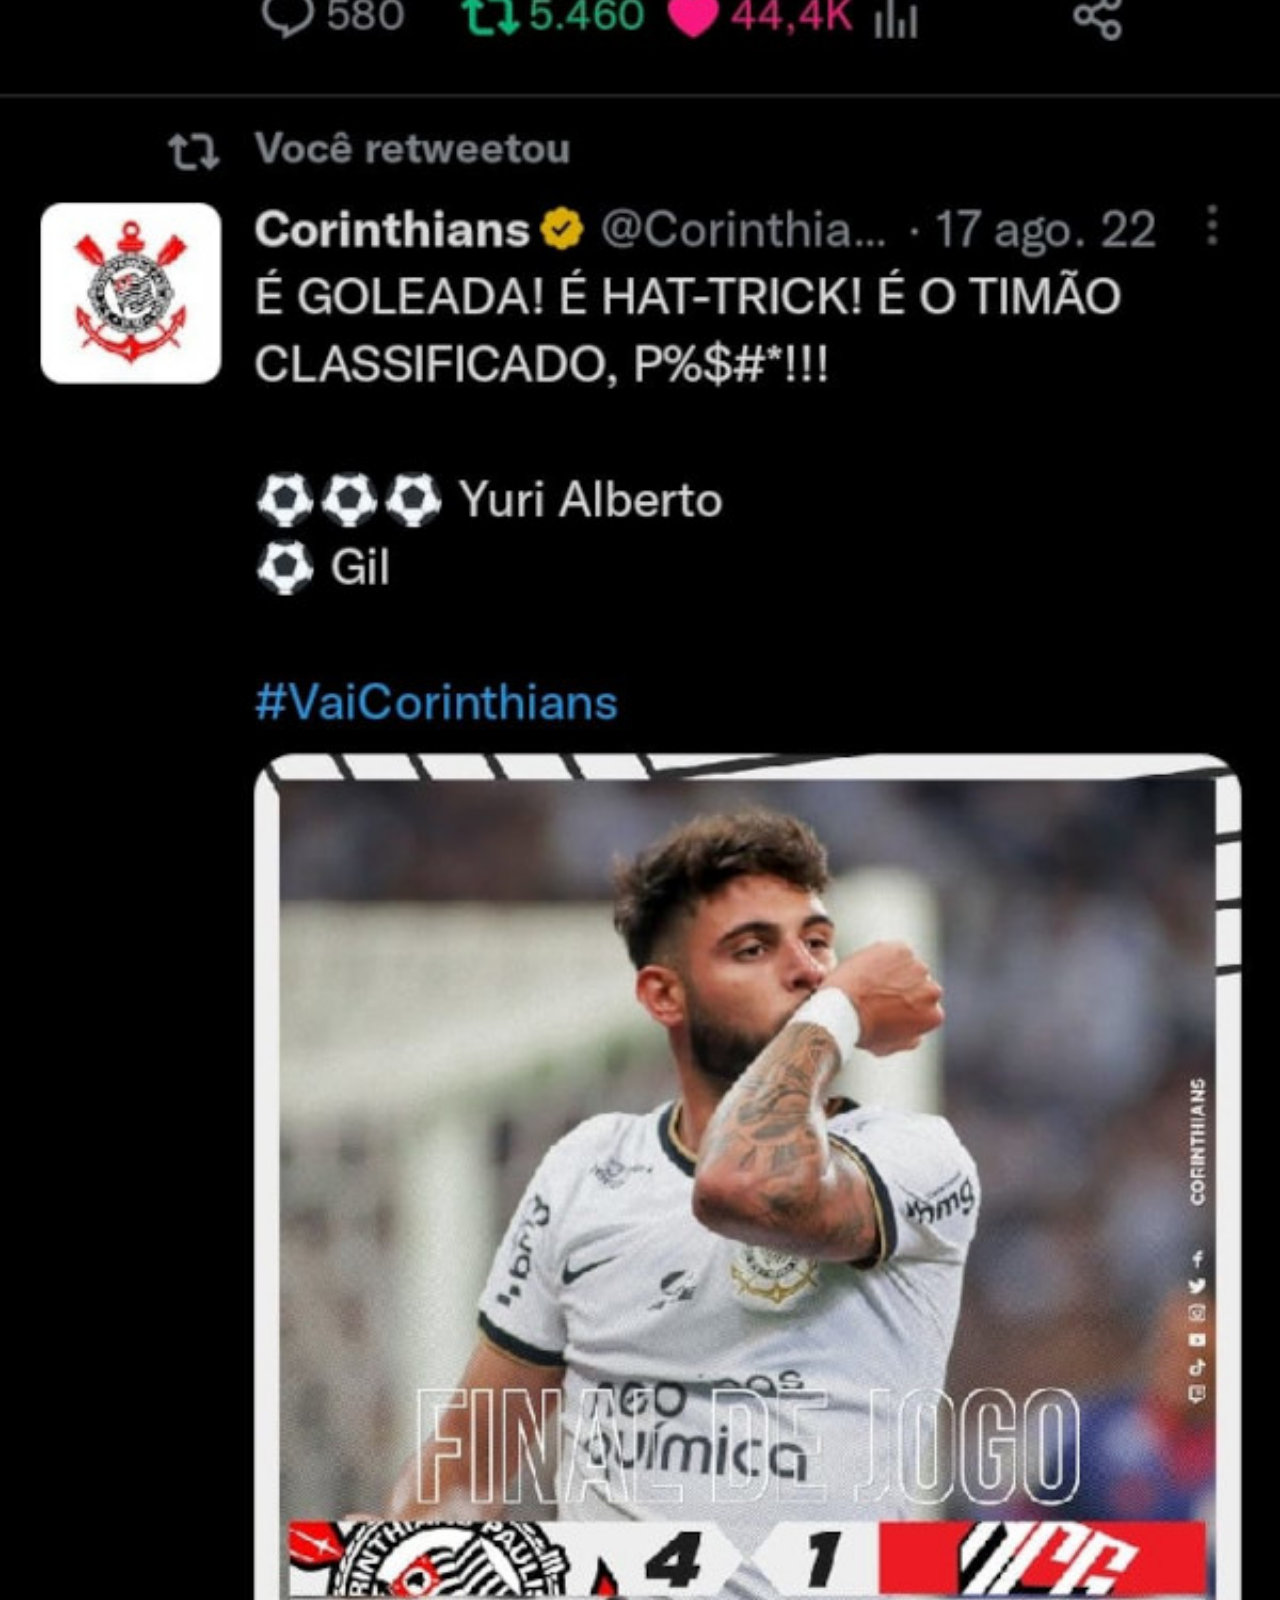
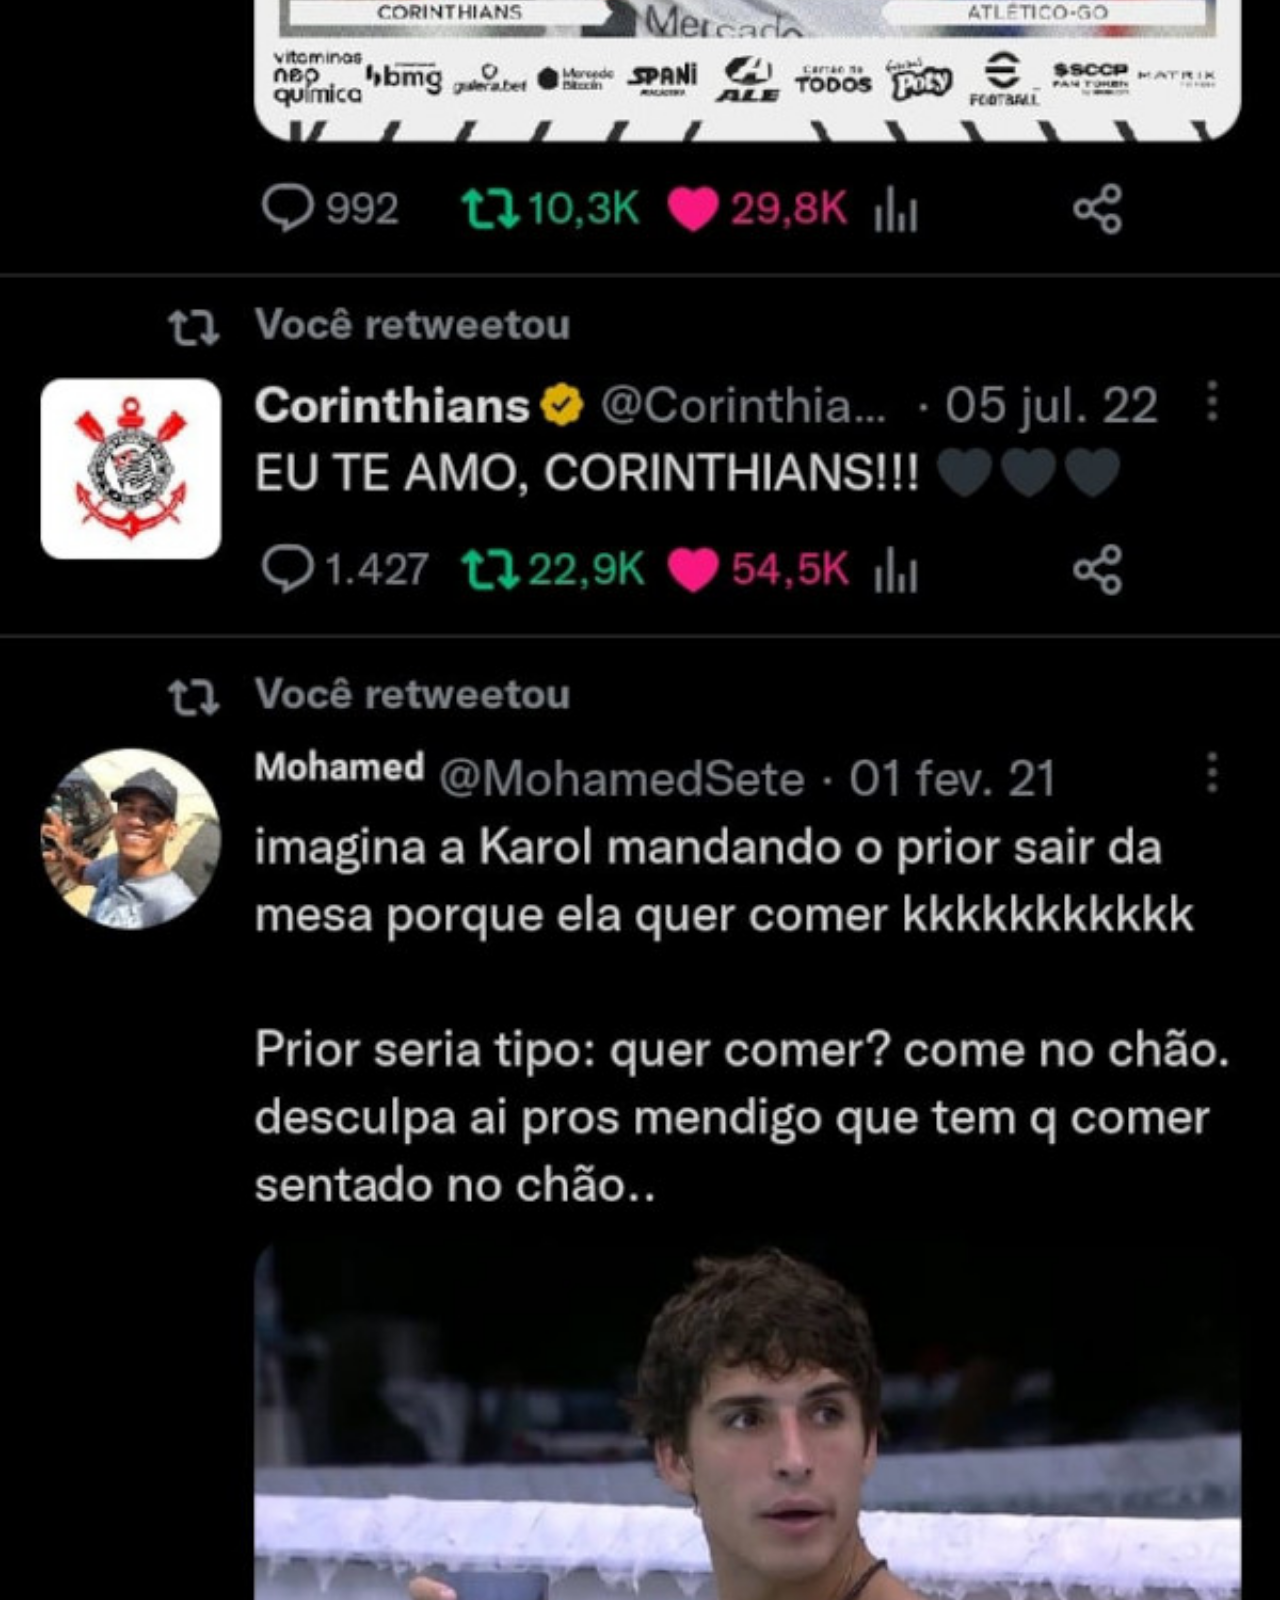
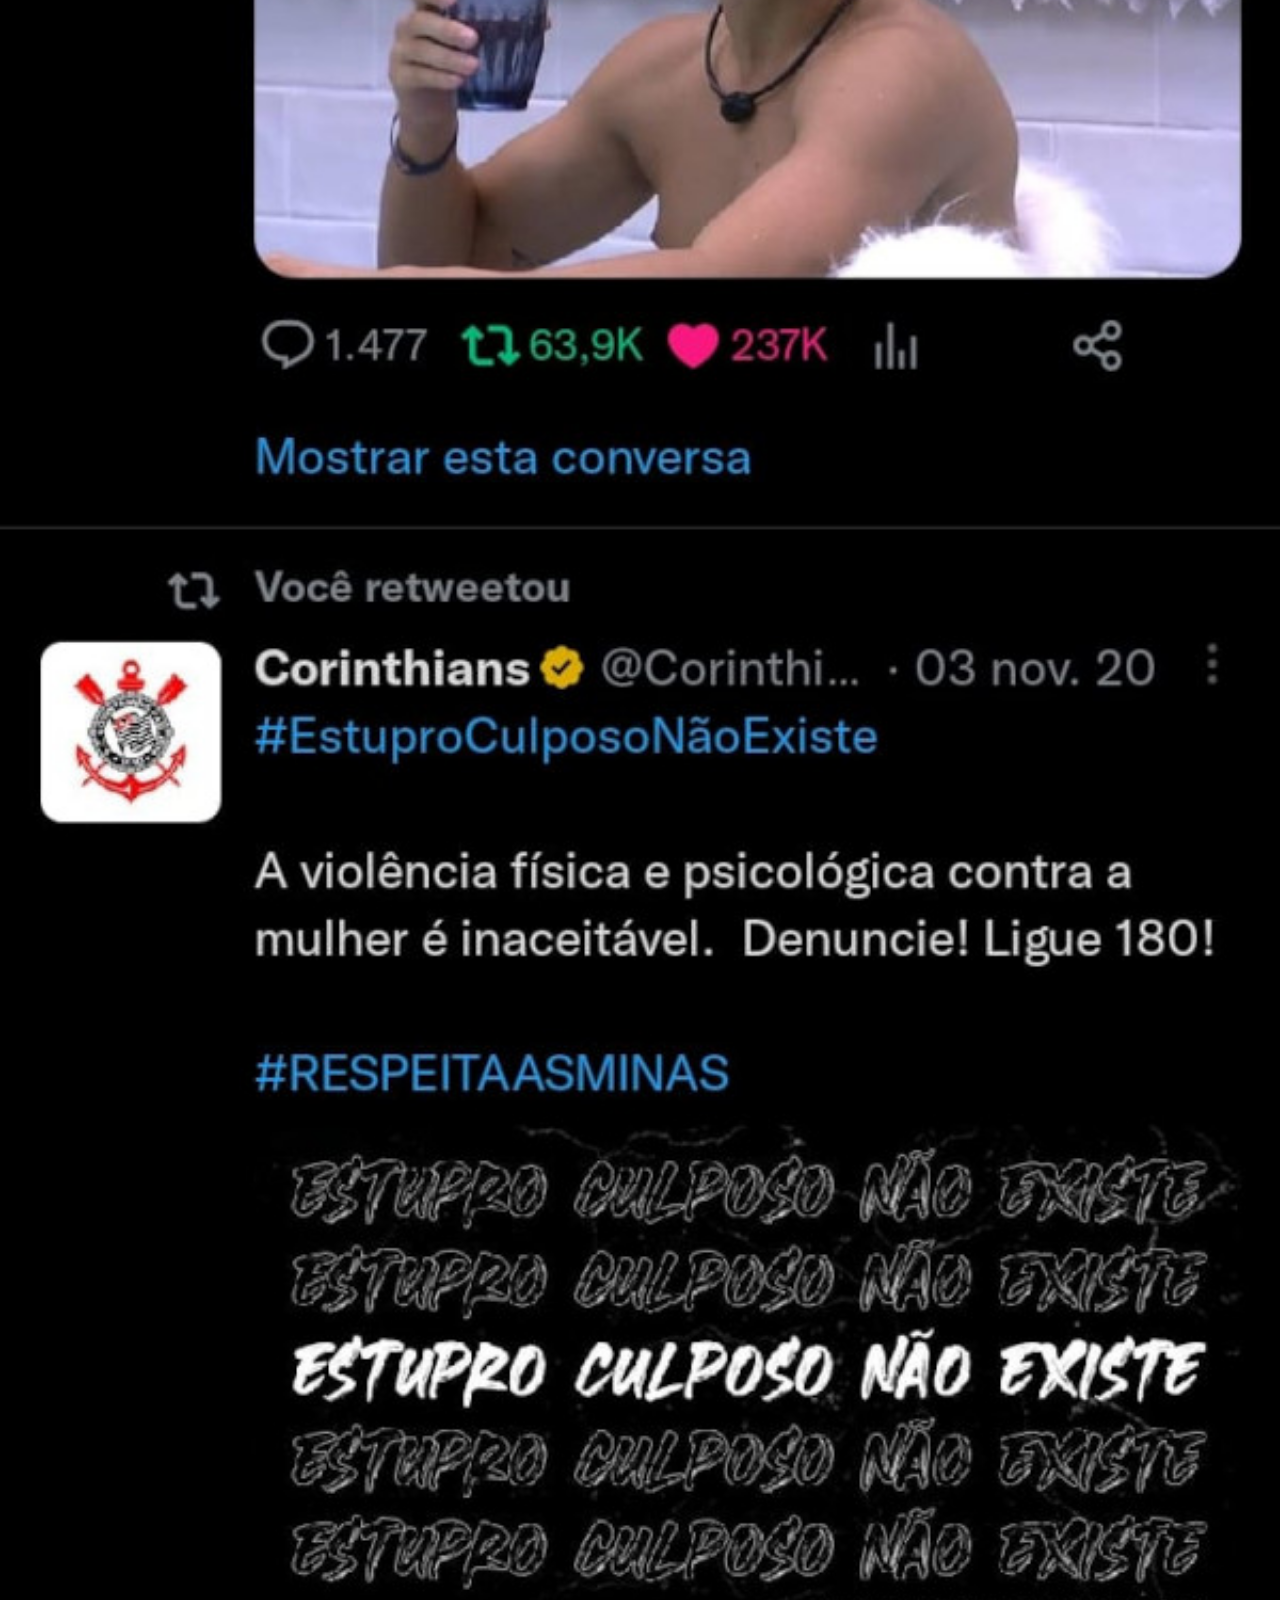
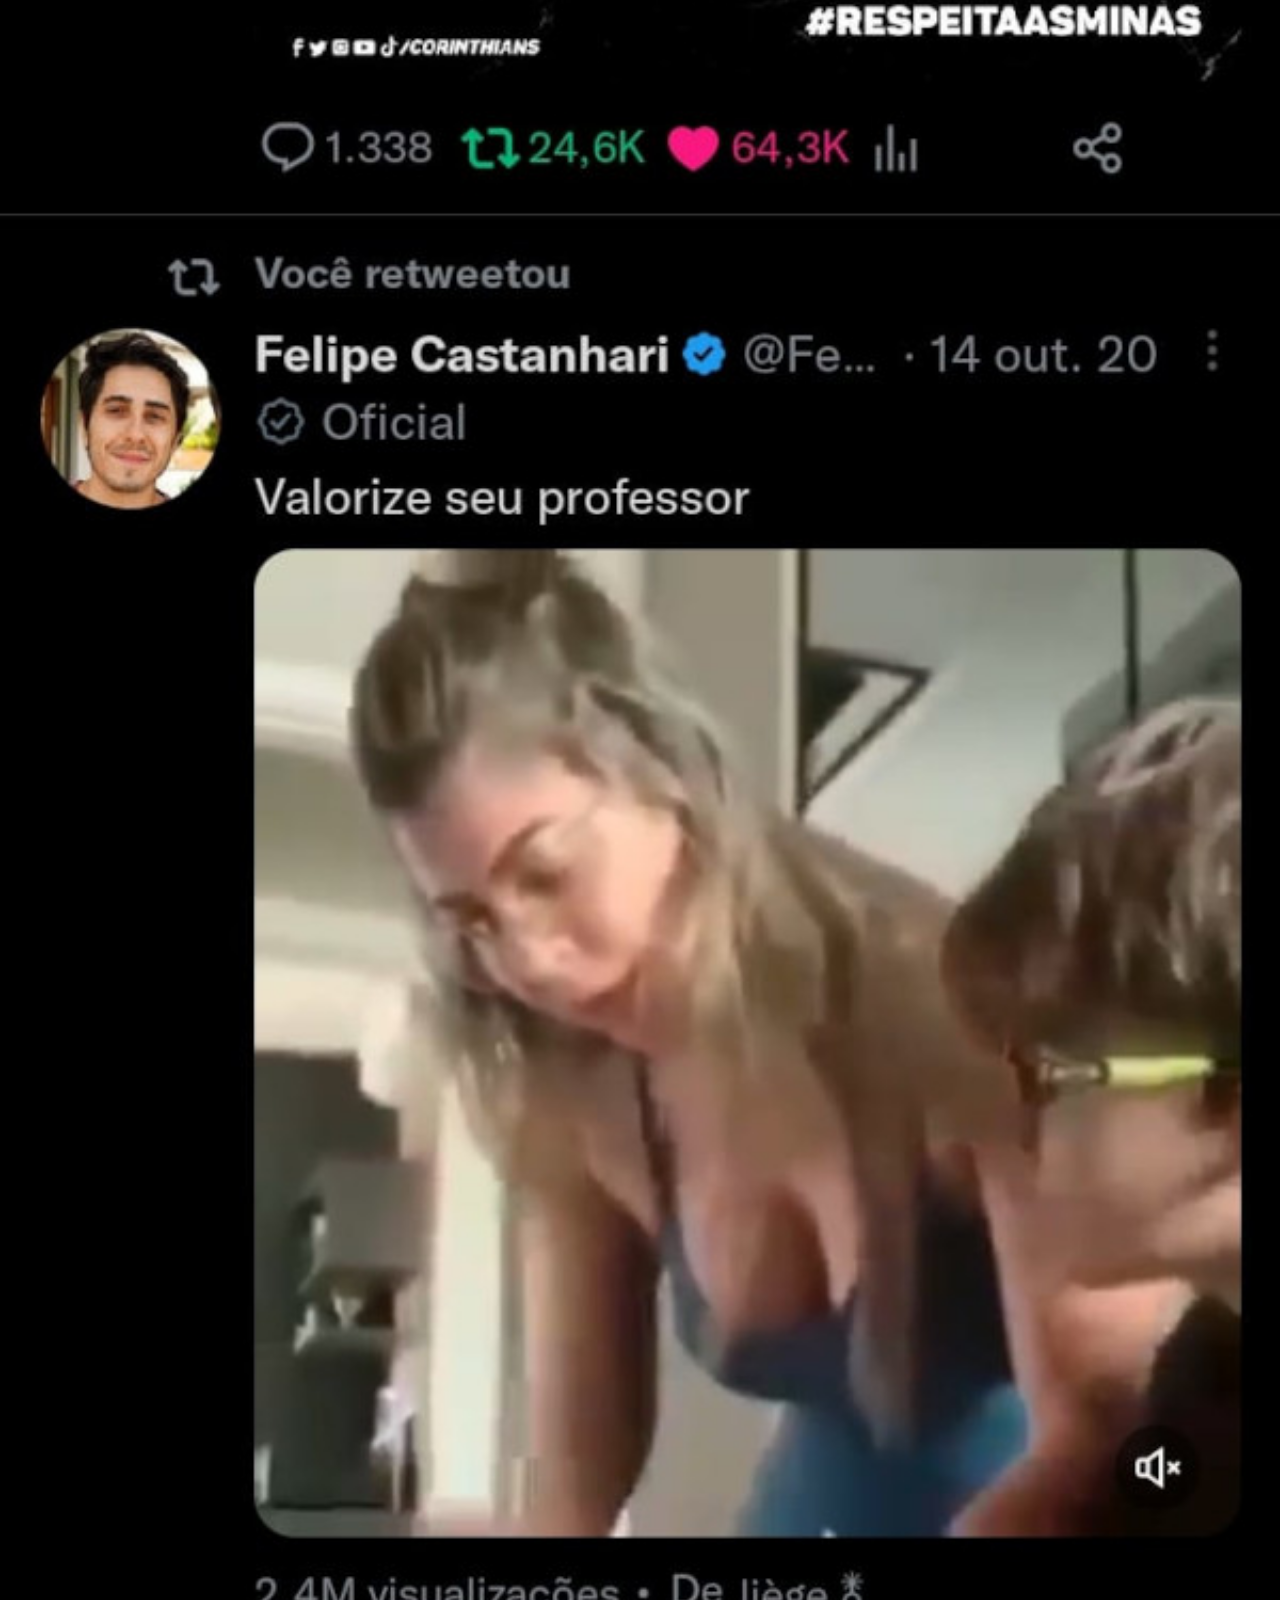
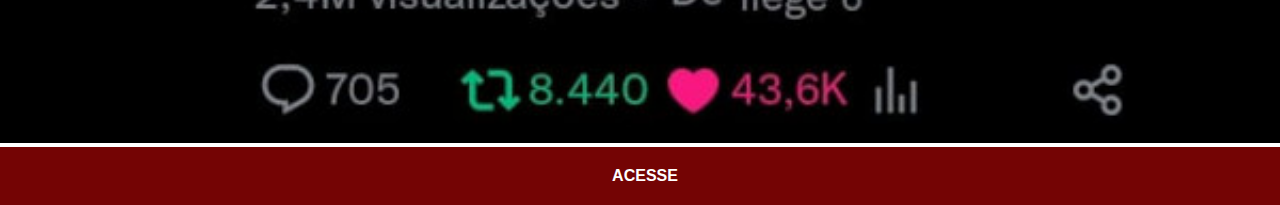
<file: twitter.html>
<!DOCTYPE html>
<html lang="pt-br">
<head>
    <meta charset="UTF-8">
    <meta http-equiv="X-UA-Compatible" content="IE=edge">
    <meta name="viewport" content="width=device-width, initial-scale=1.0">
    <link rel="stylesheet" href="estilos/social.css">
    <title>Twitter</title>
</head>
<body>
    <img src="imagens/tela-twitter.jpg" alt="twitter">
    <a href="https://twitter.com/guanabara" target="_blank">ACESSE</a>
</body>
</html>
</file>
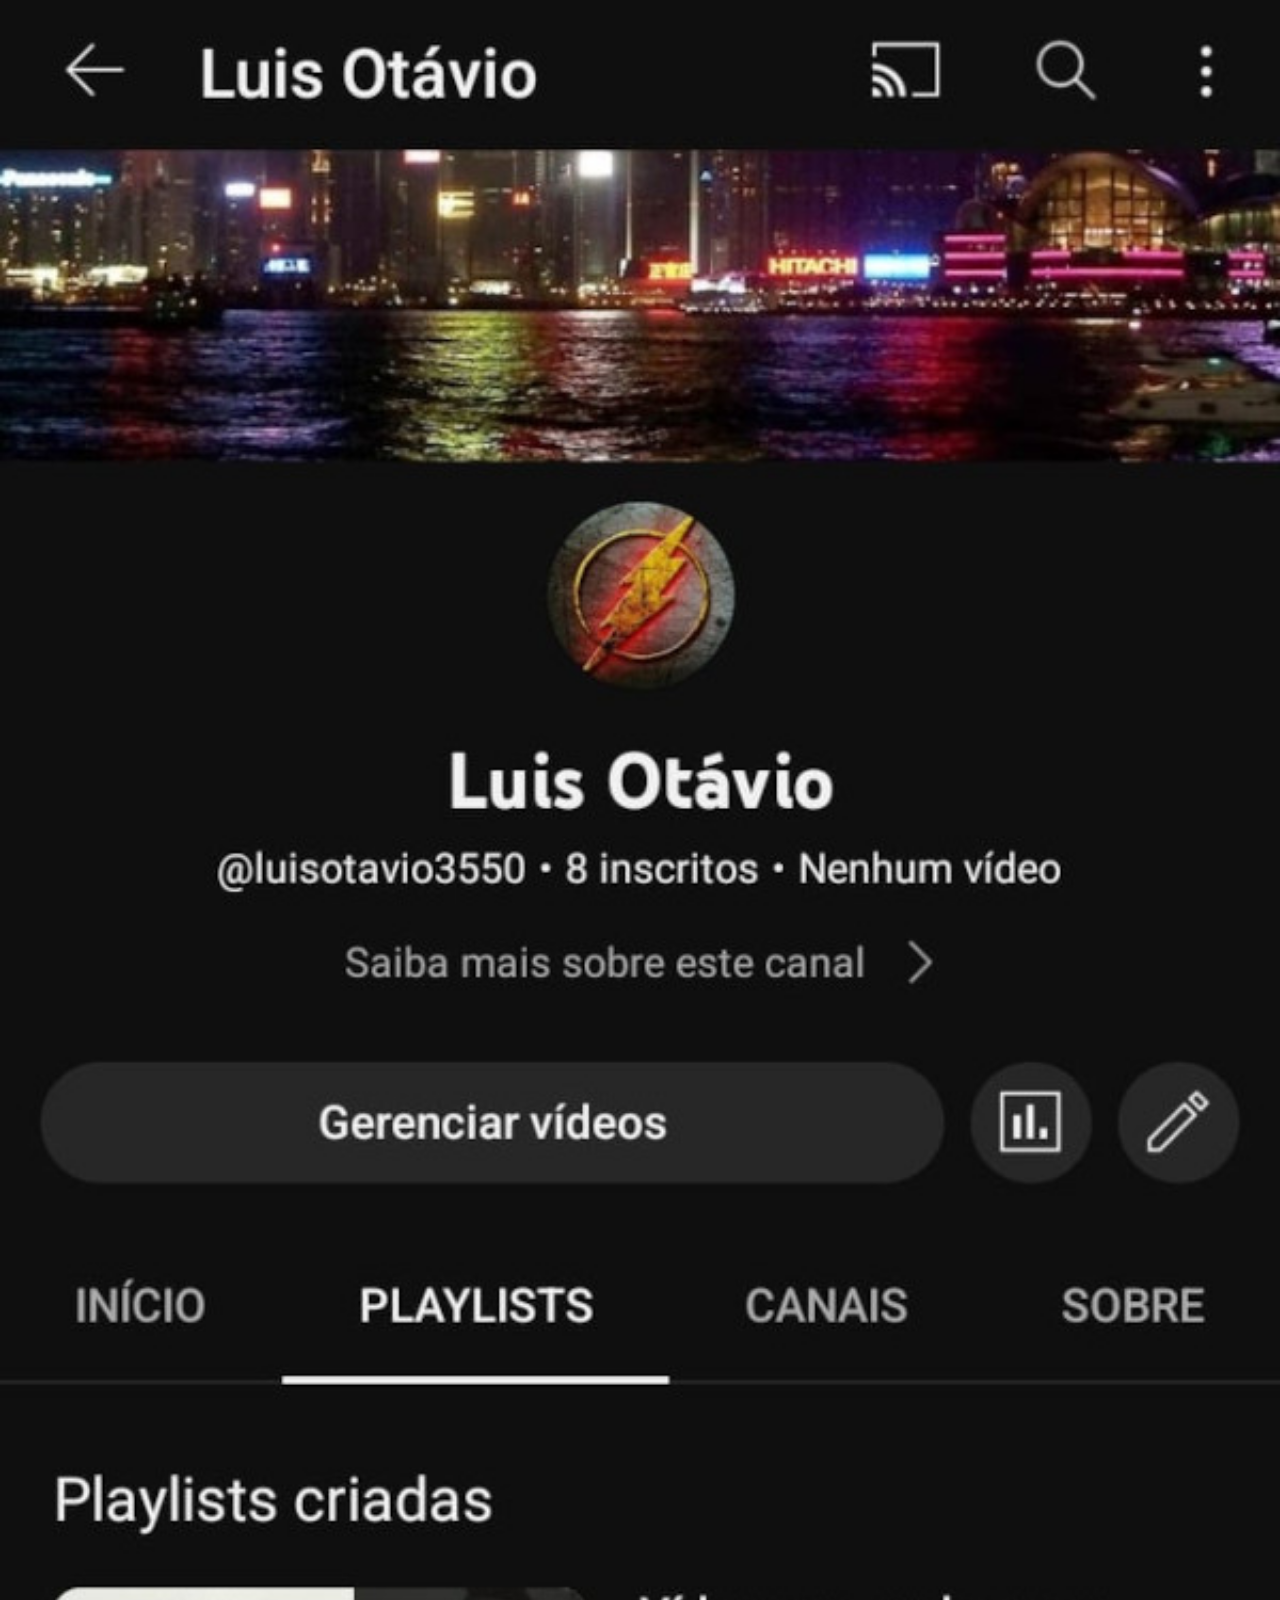
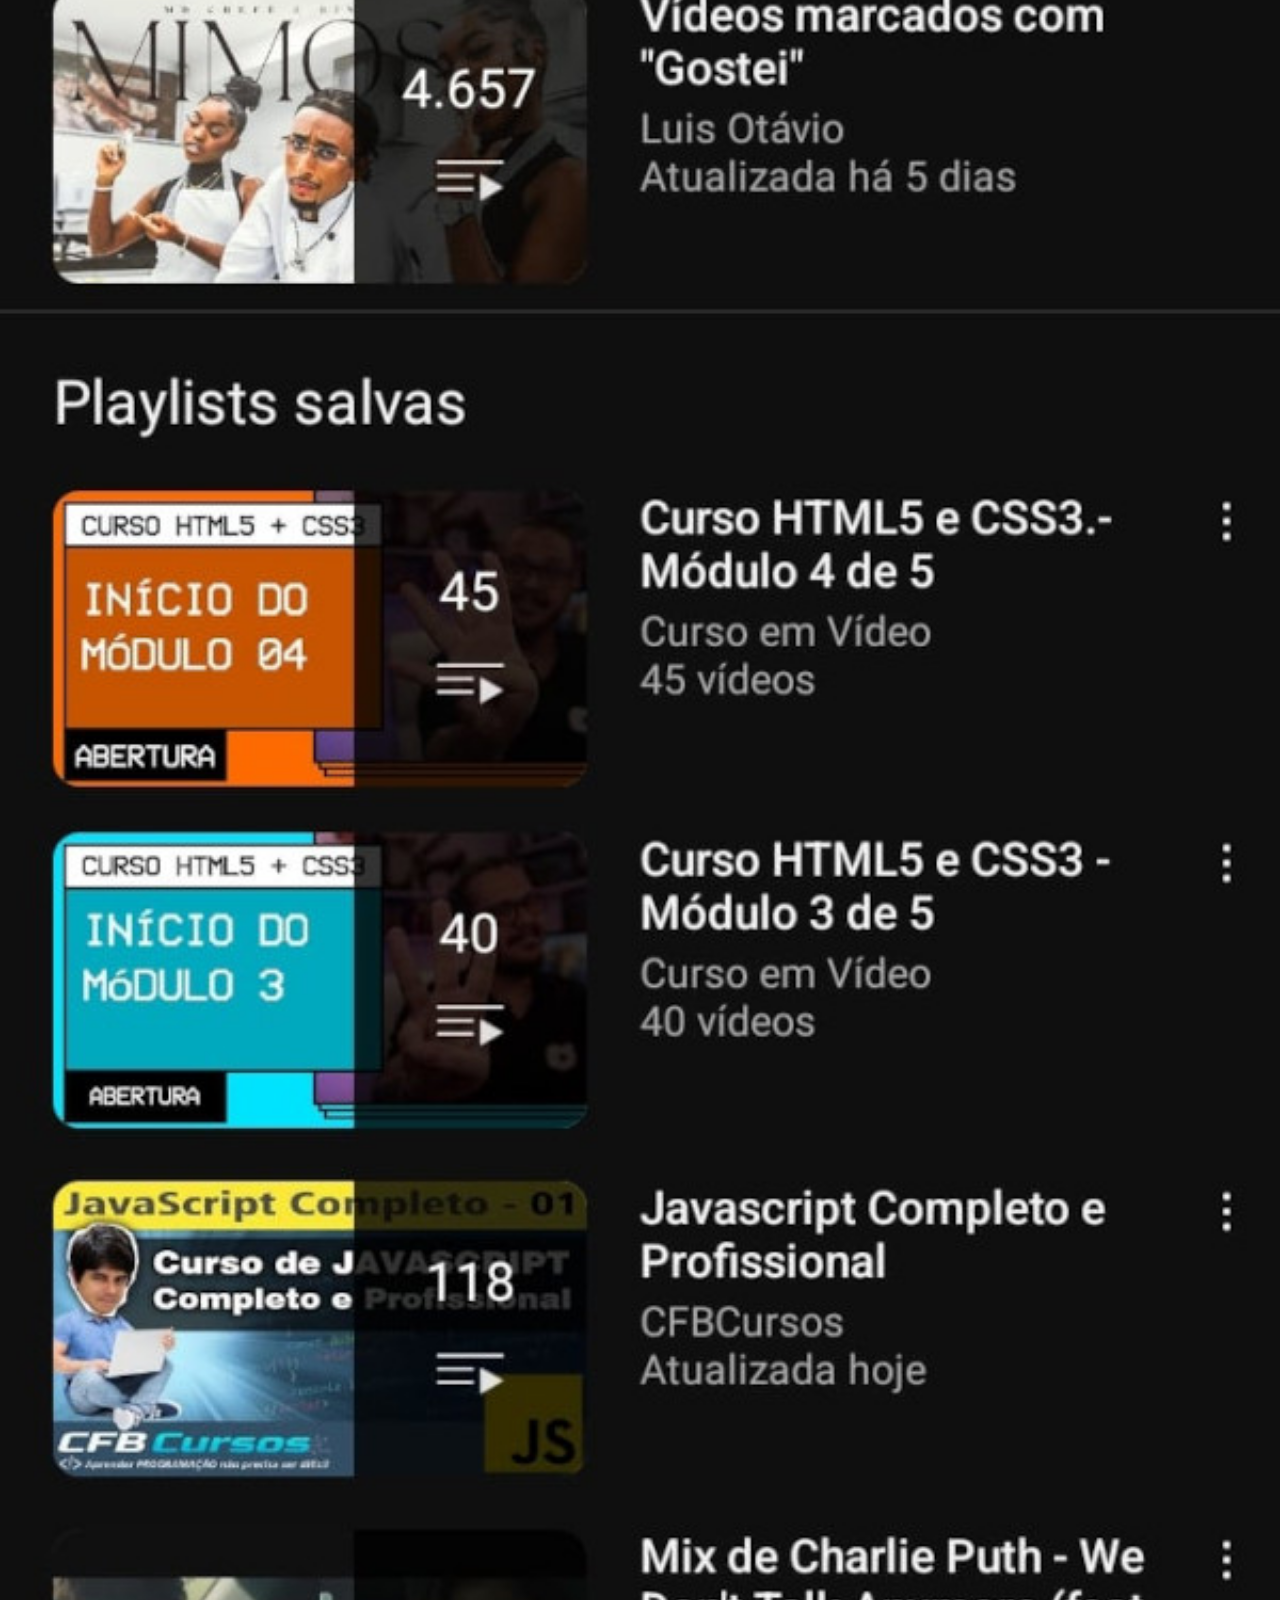
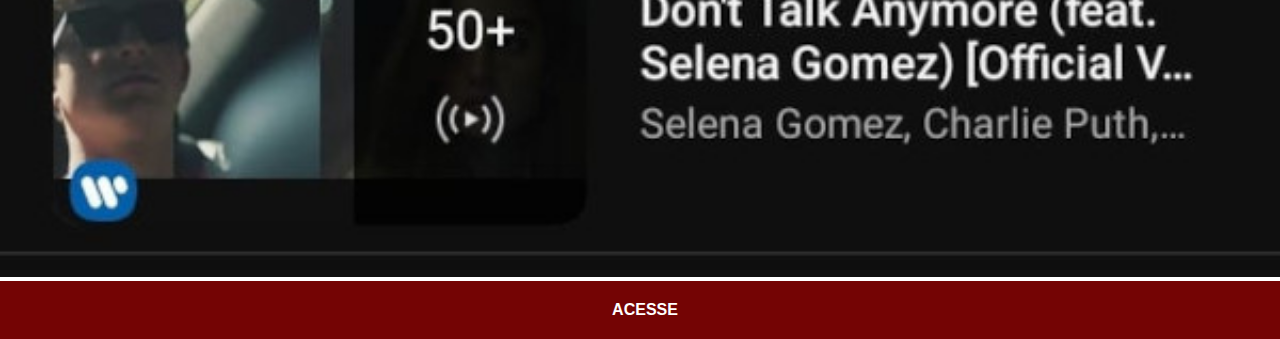
<file: youtube.html>
<!DOCTYPE html>
<html lang="pt-br">
<head>
    <meta charset="UTF-8">
    <meta http-equiv="X-UA-Compatible" content="IE=edge">
    <meta name="viewport" content="width=device-width, initial-scale=1.0">
    <link rel="stylesheet" href="estilos/social.css">
    <title>Youtube</title>
</head>
<body>
    <img src="imagens/tela-youtube.jpg" alt="youtube">
    <a href="https://www.youtube.com/@CursoemVideo" target="_blank">ACESSE</a>
</body>
</html>
</file>
<file: estilos/style.css>
@charset "UTF-8";
*{
    margin: 0px;
    padding: 0px;
    font-family: Arial, Helvetica, sans-serif;
}
html,body {
    height: 100vh;
    width: 100vw;
    background-color: rgb(0, 0, 0);
}
body{
    background: url('../imagens/fundo-madeira.jpg') no-repeat top center;
    background-size: cover;
    background-attachment: fixed;  
}
main {
    position: relative;
    height: 100vh;
}
section#telefone {
    position: absolute;
    top: 50%;
    left: 50%;
    transform: translate(-50% , -50%);

    height: 627px;
    width: 311px;
    background: url('../imagens/frame-iphone.png') no-repeat;
}
iframe#tela {
    position: relative;
    top: 80px;
    left: 22px;
    height: 471px;
    width: 267px;
}
section#redes-sociais {
    float: right;
}
section#redes-sociais img {
    display: block;
    height: 50px;
    margin: 20px;
    border-radius: 50%;
    box-shadow: 2px 2px 5px rgba(0, 0, 0, 0.382);
    box-sizing: border-box;
}
section#redes-sociais img:hover {
    border: 2px solid rgba(255, 255, 255, 0.60);
    transform: translate(-3px , -3px);
    box-shadow: 4px 4px 8px rgba(0, 0, 0, 0.598);
    transition: transform .2s, border .15s;
}
section#redes-sociais img:active {
    transform: scale(92%);
}
</file>
<file: estilos/social.css>
@charset "UTF-8";
*{
    margin: 0px;
    padding: 0px;
    font-family: arial;
}
::-webkit-scrollbar {
    width: 0px;
    height: 0px;
}
img{
    width: 100vw;
}

a {
    display: block;
    margin-left: -15px;
    padding: 20px;
    background-color: rgb(116, 4, 4);
    text-align: center;
    font-weight: bolder;
    text-decoration: none;
    color: white;
    width: 100vw;

}
a:hover {
    background-color: red;
}
</file>
